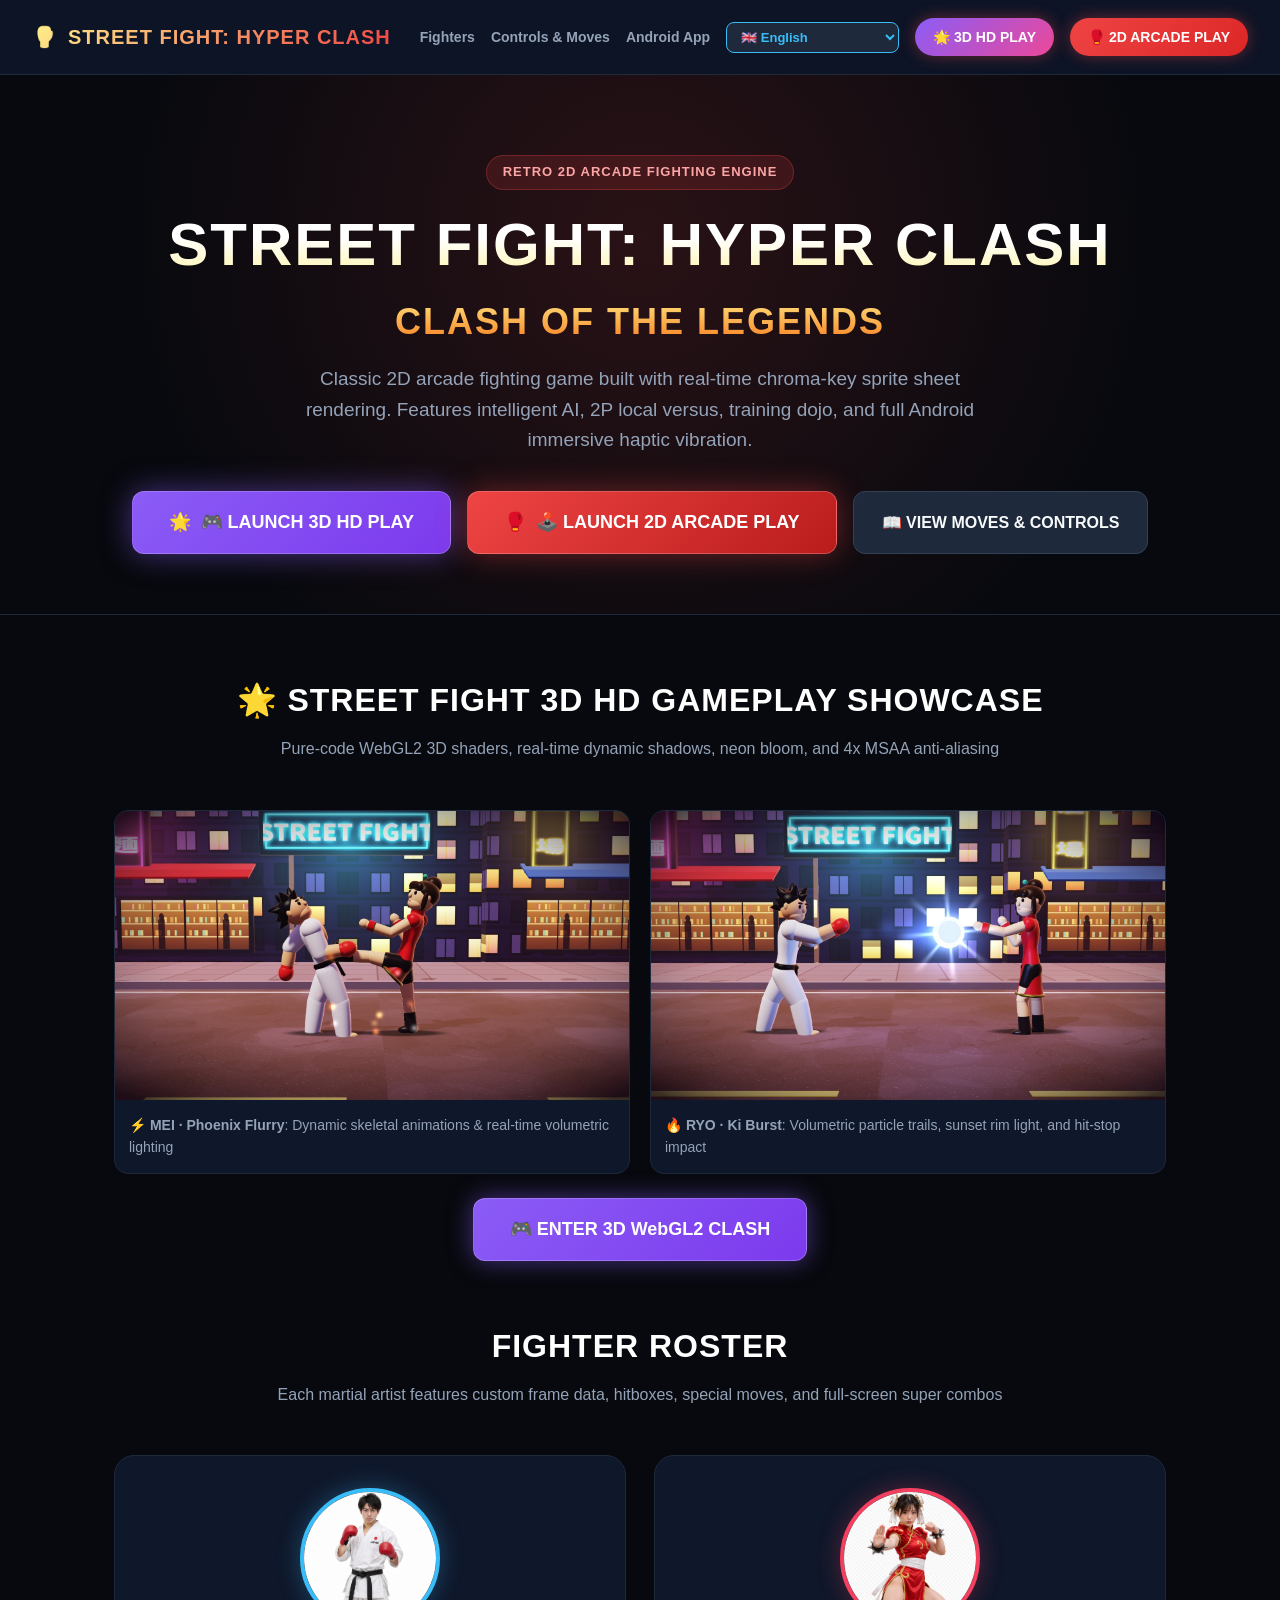
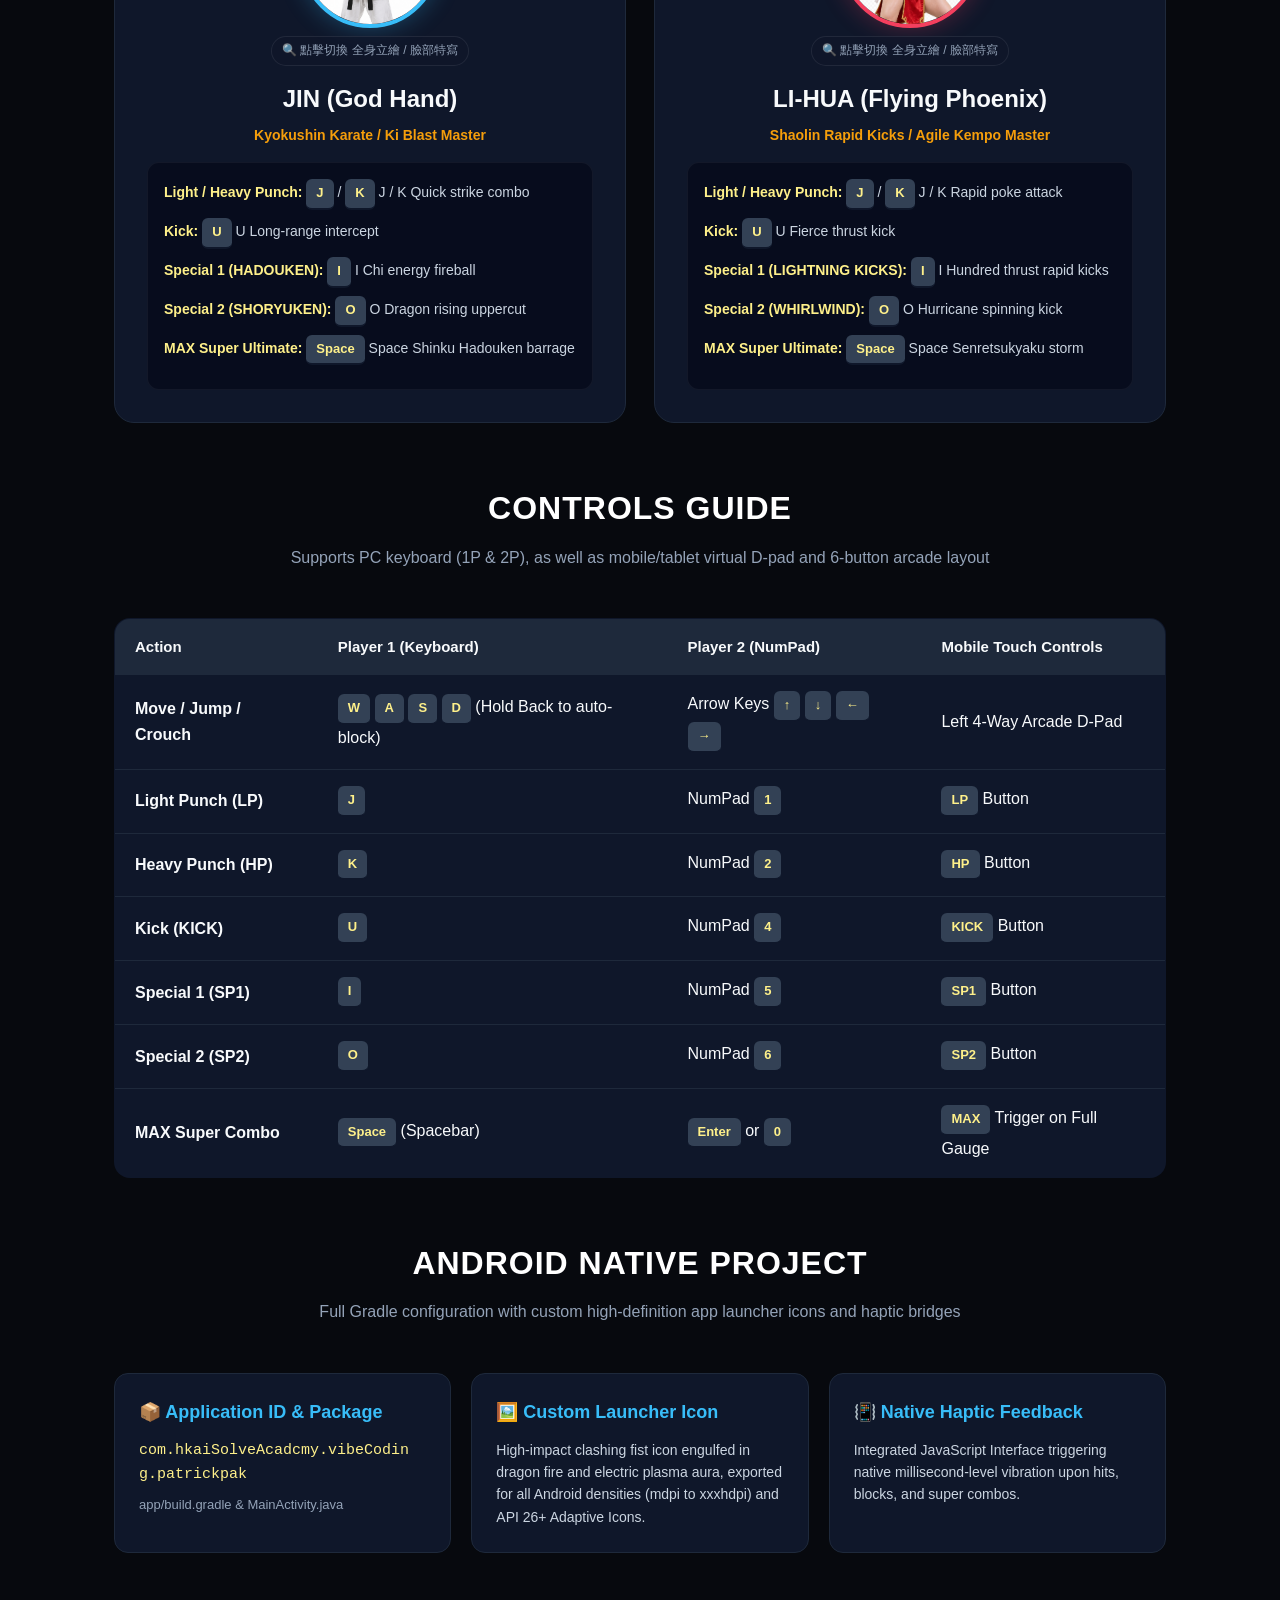
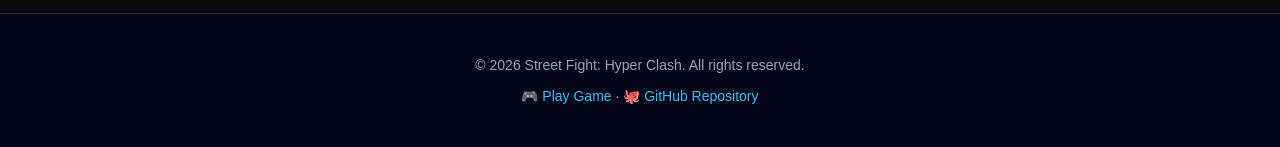
<file: index.html>
<!DOCTYPE html>
<html lang="zh-HK">
<head>
    <meta charset="UTF-8">
    <meta name="viewport" content="width=device-width, initial-scale=1.0">
    <meta name="theme-color" content="#090d16">
    <title>Street Fight: Hyper Clash | 街頭對決·霸王再現 - 官方說明網站 Docs</title>
    <style>
        :root {
            --bg-dark: #07090e;
            --card-bg: #0f172a;
            --primary: #ef4444;
            --primary-glow: rgba(239, 68, 68, 0.4);
            --gold: #f59e0b;
            --cyan: #38bdf8;
            --text-main: #f8fafc;
            --text-muted: #94a3b8;
            --border-color: #1e293b;
        }

        * {
            margin: 0;
            padding: 0;
            box-sizing: border-box;
            font-family: -apple-system, BlinkMacSystemFont, "Segoe UI", Roboto, "Noto Sans TC", "PingFang TC", sans-serif;
        }

        body {
            background-color: var(--bg-dark);
            color: var(--text-main);
            line-height: 1.6;
            overflow-x: hidden;
        }

        /* Top Navigation */
        .navbar {
            display: flex;
            justify-content: space-between;
            align-items: center;
            padding: 18px 32px;
            background: rgba(15, 23, 42, 0.9);
            backdrop-filter: blur(12px);
            position: sticky;
            top: 0;
            z-index: 100;
            border-bottom: 1px solid var(--border-color);
        }

        .nav-logo {
            font-size: 20px;
            font-weight: 900;
            letter-spacing: 1px;
            background: linear-gradient(135deg, #fef08a, #ef4444);
            -webkit-background-clip: text;
            -webkit-text-fill-color: transparent;
            text-decoration: none;
            display: flex;
            align-items: center;
            gap: 10px;
        }

        .nav-links {
            display: flex;
            gap: 16px;
            align-items: center;
        }

        .nav-links a {
            color: var(--text-muted);
            text-decoration: none;
            font-size: 14px;
            font-weight: 600;
            transition: color 0.2s;
        }

        .nav-links a:hover {
            color: #fff;
        }

        .lang-picker {
            background: #1e293b;
            color: #38bdf8;
            border: 1px solid #38bdf8;
            border-radius: 8px;
            padding: 6px 10px;
            font-size: 13px;
            font-weight: 700;
            outline: none;
            cursor: pointer;
        }

        .btn-play-nav {
            background: linear-gradient(135deg, #ef4444, #dc2626);
            color: #fff !important;
            padding: 8px 18px;
            border-radius: 999px;
            font-weight: 700 !important;
            box-shadow: 0 0 15px var(--primary-glow);
            transition: transform 0.2s, box-shadow 0.2s !important;
        }

        .btn-play-nav:hover {
            transform: scale(1.05);
            box-shadow: 0 0 25px rgba(239, 68, 68, 0.7);
        }

        /* Hero Section */
        .hero {
            position: relative;
            padding: 80px 24px 60px;
            text-align: center;
            background: radial-gradient(circle at 50% 30%, rgba(239, 68, 68, 0.15) 0%, rgba(7, 9, 14, 0.95) 70%);
            border-bottom: 1px solid var(--border-color);
        }

        .hero-badge {
            display: inline-block;
            padding: 6px 16px;
            background: rgba(239, 68, 68, 0.15);
            border: 1px solid rgba(239, 68, 68, 0.3);
            border-radius: 999px;
            color: #fca5a5;
            font-size: 13px;
            font-weight: 700;
            letter-spacing: 1px;
            margin-bottom: 20px;
        }

        .hero h1 {
            font-size: clamp(34px, 5.5vw, 60px);
            font-weight: 900;
            line-height: 1.15;
            letter-spacing: 2px;
            text-transform: uppercase;
            background: linear-gradient(180deg, #ffffff 20%, #fef08a 60%, #f97316 100%);
            -webkit-background-clip: text;
            -webkit-text-fill-color: transparent;
            margin-bottom: 16px;
        }

        .hero p {
            max-width: 680px;
            margin: 0 auto 36px;
            color: var(--text-muted);
            font-size: clamp(16px, 2vw, 19px);
        }

        .hero-actions {
            display: flex;
            justify-content: center;
            gap: 16px;
            flex-wrap: wrap;
        }

        .btn-cta-main {
            display: inline-flex;
            align-items: center;
            gap: 10px;
            padding: 16px 36px;
            font-size: 18px;
            font-weight: 900;
            color: #fff;
            background: linear-gradient(135deg, #ef4444, #b91c1c);
            border-radius: 12px;
            text-decoration: none;
            box-shadow: 0 0 30px var(--primary-glow);
            transition: all 0.25s ease;
            border: 1px solid rgba(255, 255, 255, 0.2);
        }

        .btn-cta-main:hover {
            transform: translateY(-2px) scale(1.03);
            box-shadow: 0 0 45px rgba(239, 68, 68, 0.7);
        }

        .btn-cta-sub {
            display: inline-flex;
            align-items: center;
            gap: 8px;
            padding: 16px 28px;
            font-size: 16px;
            font-weight: 700;
            color: var(--text-main);
            background: #1e293b;
            border-radius: 12px;
            text-decoration: none;
            border: 1px solid #334155;
            transition: all 0.2s ease;
        }

        .btn-cta-sub:hover {
            background: #334155;
            color: #fff;
        }

        /* Container & Sections */
        .container {
            max-width: 1100px;
            margin: 0 auto;
            padding: 60px 24px;
        }

        .section-title {
            text-align: center;
            margin-bottom: 48px;
        }

        .section-title h2 {
            font-size: 32px;
            font-weight: 900;
            letter-spacing: 1px;
            margin-bottom: 10px;
            color: #fff;
        }

        .section-title p {
            color: var(--text-muted);
            font-size: 16px;
        }

        /* Character Cards */
        .fighters-grid {
            display: grid;
            grid-template-columns: repeat(auto-fit, minmax(320px, 1fr));
            gap: 28px;
            margin-bottom: 60px;
        }

        .fighter-card {
            background: var(--card-bg);
            border: 1px solid var(--border-color);
            border-radius: 20px;
            padding: 32px;
            display: flex;
            flex-direction: column;
            align-items: center;
            text-align: center;
            position: relative;
            overflow: hidden;
            transition: transform 0.3s, border-color 0.3s;
        }

        .fighter-card:hover {
            transform: translateY(-5px);
            border-color: rgba(239, 68, 68, 0.5);
        }

        .fighter-avatar {
            width: 140px;
            height: 140px;
            border-radius: 50%;
            border: 4px solid #334155;
            box-shadow: 0 0 20px rgba(0,0,0,0.5);
            margin-bottom: 8px;
            object-fit: cover;
            object-position: top center;
            background: #020617;
            cursor: pointer;
            transition: all 0.3s cubic-bezier(0.4, 0, 0.2, 1);
        }

        .fighter-avatar:hover {
            transform: scale(1.05);
        }

        .fighter-avatar.full-body {
            width: 180px;
            height: 240px;
            border-radius: 16px;
            object-fit: contain;
            object-position: center bottom;
            background: radial-gradient(circle, rgba(56, 189, 248, 0.15) 0%, rgba(2, 6, 23, 0.9) 70%);
        }

        .fighter-card.jin .fighter-avatar {
            border-color: #38bdf8;
            box-shadow: 0 0 25px rgba(56, 189, 248, 0.3);
        }

        .fighter-card.lihua .fighter-avatar {
            border-color: #f43f5e;
            box-shadow: 0 0 25px rgba(244, 63, 94, 0.3);
        }

        .avatar-toggle-hint {
            font-size: 12px;
            color: #94a3b8;
            margin-bottom: 14px;
            cursor: pointer;
            user-select: none;
            padding: 4px 10px;
            border-radius: 999px;
            background: rgba(15, 23, 42, 0.6);
            border: 1px solid rgba(255, 255, 255, 0.08);
            transition: all 0.2s;
        }

        .avatar-toggle-hint:hover {
            color: #fef08a;
            border-color: #fef08a;
        }

        .fighter-name {
            font-size: 24px;
            font-weight: 900;
            margin-bottom: 6px;
        }

        .fighter-tag {
            font-size: 14px;
            color: var(--gold);
            font-weight: 700;
            margin-bottom: 16px;
        }

        .moves-box {
            width: 100%;
            background: rgba(2, 6, 23, 0.6);
            border-radius: 12px;
            padding: 16px;
            text-align: left;
            font-size: 14px;
            border: 1px solid rgba(255, 255, 255, 0.05);
        }

        .moves-box div {
            margin-bottom: 8px;
            color: #cbd5e1;
        }

        .moves-box strong {
            color: #fef08a;
        }

        /* Controls Section */
        .controls-table {
            width: 100%;
            border-collapse: collapse;
            background: var(--card-bg);
            border-radius: 16px;
            overflow: hidden;
            border: 1px solid var(--border-color);
            margin-bottom: 40px;
        }

        .controls-table th, .controls-table td {
            padding: 16px 20px;
            text-align: left;
        }

        .controls-table th {
            background: #1e293b;
            color: #f8fafc;
            font-size: 15px;
            font-weight: 800;
        }

        .controls-table tr:not(:last-child) td {
            border-bottom: 1px solid var(--border-color);
        }

        .key-badge {
            display: inline-block;
            padding: 4px 10px;
            background: #334155;
            border-radius: 6px;
            border-bottom: 2px solid #0f172a;
            color: #fef08a;
            font-weight: 800;
            font-size: 13px;
        }

        /* App Info & Links */
        .info-grid {
            display: grid;
            grid-template-columns: repeat(auto-fit, minmax(280px, 1fr));
            gap: 20px;
            margin-top: 40px;
        }

        .info-card {
            background: var(--card-bg);
            border: 1px solid var(--border-color);
            border-radius: 14px;
            padding: 24px;
        }

        .info-card h3 {
            font-size: 18px;
            font-weight: 800;
            margin-bottom: 12px;
            color: var(--cyan);
            display: flex;
            align-items: center;
            gap: 8px;
        }

        /* Footer */
        footer {
            border-top: 1px solid var(--border-color);
            padding: 40px 24px;
            text-align: center;
            color: var(--text-muted);
            font-size: 14px;
            background: #020617;
        }

        footer a {
            color: var(--cyan);
            text-decoration: none;
        }
    </style>
</head>
<body>

    <!-- TOP NAVIGATION -->
    <header class="navbar">
        <a href="./" class="nav-logo">
            <span>🥊</span> STREET FIGHT: HYPER CLASH
        </a>
        <nav class="nav-links">
            <a href="#fighters" data-i18n="navFighters">格鬥家</a>
            <a href="#controls" data-i18n="navControls">招式按鍵</a>
            <a href="#android" data-i18n="navAndroid">Android App</a>
            
            <select id="docsLangSelect" class="lang-picker" onchange="setDocsLanguage(this.value)">
                <option value="en">🇬🇧 English</option>
                <option value="zh-Hant" selected>🇹🇼/🇭🇰 繁體中文</option>
                <option value="zh-Hans">🇨🇳 简体中文</option>
                <option value="ja">🇯🇵 日本語</option>
                <option value="ko">🇰🇷 한국어</option>
                <option value="th">🇹🇭 ไทย</option>
                <option value="vi">🇻🇳 Tiếng Việt</option>
                <option value="id">🇮🇩 Bahasa Indonesia</option>
                <option value="ms">🇲🇾 Bahasa Melayu</option>
                <option value="fil">🇵🇭 Filipino</option>
                <option value="hi">🇮🇳 हिन्दी</option>
            </select>

            <a href="play/" class="btn-play-nav" style="background: linear-gradient(135deg, #8b5cf6, #ec4899);" data-i18n="navBtn3d">🌟 3D版 PLAY</a>
            <a href="play2d/" class="btn-play-nav" data-i18n="navBtn2d">🥊 2D版 PLAY</a>
        </nav>
    </header>

    <!-- HERO HEADER -->
    <section class="hero">
        <div class="hero-badge" data-i18n="badge">RETRO 2D ARCADE FIGHTING ENGINE</div>
        <h1><span data-i18n="heroTitle">STREET FIGHT: HYPER CLASH</span><br><span style="font-size: 60%; color: #f87171;" data-i18n="heroSub">街頭對決 · 霸王再現</span></h1>
        <p data-i18n="heroDesc">基於精靈圖動態去背渲染技術打造的極限街機格鬥！支援單人街機 AI、雙人同屏對決、道場練習模式與 Android 原生沉浸式震動。</p>
        <div class="hero-actions">
            <a href="play/" class="btn-cta-main" style="background: linear-gradient(135deg, #8b5cf6, #7c3aed); box-shadow: 0 0 30px rgba(139, 92, 246, 0.5);" data-i18n="heroBtn3d">
                <span>🌟</span>
                <span>🎮 啟動 3D 高畫質版 PLAY 3D HD</span>
            </a>
            <a href="play2d/" class="btn-cta-main" style="background: linear-gradient(135deg, #ef4444, #b91c1c);" data-i18n="heroBtn2d">
                <span>🥊</span>
                <span>🕹️ 啟動 2D 復古街機版 PLAY 2D ARCADE</span>
            </a>
            <a href="#controls" class="btn-cta-sub" data-i18n="btnHeroManual">
                <span>📖</span>
                <span>查閱招式表 & 操作指南</span>
            </a>
        </div>
    </section>

    <!-- MAIN CONTENT -->
    <main class="container">

                <!-- 3D VERSION SHOWCASE -->
        <section id="version3d" style="margin-bottom: 60px;">
            <div class="section-title">
                <h2 data-i18n="v3dHeading">🌟 3D 高畫質版實機畫面 (STREET FIGHT 3D HD)</h2>
                <p data-i18n="v3dSub">純程式碼演算 3D 著色器模型、即時陰影、霓虹光影與 4x MSAA 抗鋸齒</p>
            </div>
            <div style="display: grid; grid-template-columns: repeat(auto-fit, minmax(320px, 1fr)); gap: 20px;">
                <div style="border-radius: 14px; overflow: hidden; border: 1px solid var(--border-color); background: var(--card-bg);">
                    <img src="assets/img/3d-phoenix.jpg" alt="3D Phoenix Kick" style="width: 100%; height: auto; display: block;">
                    <div style="padding: 14px; font-size: 14px; color: var(--text-muted);" data-i18n="v3dCap1">
                        ⚡ <strong>MEI (美玲) · 鳳凰連腳</strong>：3D 骨架動作變換與即時動態光影
                    </div>
                </div>
                <div style="border-radius: 14px; overflow: hidden; border: 1px solid var(--border-color); background: var(--card-bg);">
                    <img src="assets/img/3d-kiblast.jpg" alt="3D Ki Blast" style="width: 100%; height: auto; display: block;">
                    <div style="padding: 14px; font-size: 14px; color: var(--text-muted);" data-i18n="v3dCap2">
                        🔥 <strong>RYO (龍) · 氣功彈</strong>：立體粒子軌跡、夕陽輪廓光與打擊停頓
                    </div>
                </div>
            </div>
            <div style="text-align: center; margin-top: 24px;">
                <a href="play/" class="btn-cta-main" style="background: linear-gradient(135deg, #8b5cf6, #7c3aed); box-shadow: 0 0 25px rgba(139, 92, 246, 0.5);" data-i18n="v3dBtn">
                    <span>🎮 進入 3D WebGL2 激鬥</span>
                </a>
            </div>
        </section>

        <!-- FIGHTERS SECTION -->
        <section id="fighters" style="margin-bottom: 60px;">
            <div class="section-title">
                <h2 data-i18n="fightersHeading">格鬥家陣容 (FIGHTERS)</h2>
                <p data-i18n="fightersSub">每位角色擁有專屬動作幀數、獨立打擊判定與全螢幕超必殺技</p>
            </div>

            <div class="fighters-grid">
                <!-- JIN -->
                <div class="fighter-card jin">
                    <img src="assets/portrait_jin.png" alt="Jin Avatar" class="fighter-avatar" onclick="this.classList.toggle('full-body')">
                    <div class="avatar-toggle-hint" onclick="this.previousElementSibling.classList.toggle('full-body')" data-i18n="avatarToggleHint">🔍 點擊切換 全身立繪 / 臉部特寫</div>
                    <div class="fighter-name" data-i18n="jinTitle">JIN (神拳·晉)</div>
                    <div class="fighter-tag" data-i18n="jinTag">極限流剛猛空手道 / 氣功大師</div>
                    <div class="moves-box">
                        <div><strong data-i18n="jinPunches">輕拳 / 重拳：</strong> <span class="key-badge">J</span> / <span class="key-badge">K</span> <span data-i18n="jinPunchesDesc">快攻突刺</span></div>
                        <div><strong data-i18n="jinKick">踢擊：</strong> <span class="key-badge">U</span> <span data-i18n="jinKickDesc">遠程截擊</span></div>
                        <div><strong data-i18n="jinSp1">必殺技 1 (HADOUKEN)：</strong> <span class="key-badge">I</span> <span data-i18n="jinSp1Desc">波動氣功</span></div>
                        <div><strong data-i18n="jinSp2">必殺技 2 (SHORYUKEN)：</strong> <span class="key-badge">O</span> <span data-i18n="jinSp2Desc">霸王昇龍拳</span></div>
                        <div><strong data-i18n="jinSuper">終極超必殺：</strong> <span class="key-badge">Space</span> <span data-i18n="jinSuperDesc">真空波動拳連打</span></div>
                    </div>
                </div>

                <!-- LI-HUA -->
                <div class="fighter-card lihua">
                    <img src="assets/portrait_lihua.png" alt="Li-Hua Avatar" class="fighter-avatar" onclick="this.classList.toggle('full-body')">
                    <div class="avatar-toggle-hint" onclick="this.previousElementSibling.classList.toggle('full-body')" data-i18n="avatarToggleHint">🔍 點擊切換 全身立繪 / 臉部特寫</div>
                    <div class="fighter-name" data-i18n="liTitle">LI-HUA (飛鳳·麗華)</div>
                    <div class="fighter-tag" data-i18n="liTag">少林百裂腿法 / 迅捷格鬥宗師</div>
                    <div class="moves-box">
                        <div><strong data-i18n="liPunches">輕拳 / 重拳：</strong> <span class="key-badge">J</span> / <span class="key-badge">K</span> <span data-i18n="liPunchesDesc">快速牽制</span></div>
                        <div><strong data-i18n="liKick">連環踢：</strong> <span class="key-badge">U</span> <span data-i18n="liKickDesc">剛猛強踢</span></div>
                        <div><strong data-i18n="liSp1">必殺技 1 (LIGHTNING KICKS)：</strong> <span class="key-badge">I</span> <span data-i18n="liSp1Desc">百裂穿雲腳</span></div>
                        <div><strong data-i18n="liSp2">必殺技 2 (WHIRLWIND)：</strong> <span class="key-badge">O</span> <span data-i18n="liSp2Desc">旋風無影腿</span></div>
                        <div><strong data-i18n="liSuper">終極超必殺：</strong> <span class="key-badge">Space</span> <span data-i18n="liSuperDesc">千裂烈風霸奧義</span></div>
                    </div>
                </div>
            </div>
        </section>

        <!-- CONTROLS SECTION -->
        <section id="controls" style="margin-bottom: 60px;">
            <div class="section-title">
                <h2 data-i18n="controlsHeading">操作指南 (CONTROLS GUIDE)</h2>
                <p data-i18n="controlsSub">支援電腦鍵盤單人/雙人操作、手機與平板觸控十字鍵</p>
            </div>

            <table class="controls-table">
                <thead>
                    <tr>
                        <th data-i18n="thAction">動作類型</th>
                        <th data-i18n="thP1">Player 1 (電腦鍵盤)</th>
                        <th data-i18n="thP2">Player 2 (雙人模式小鍵盤)</th>
                        <th data-i18n="thMobile">手機 / 觸控介面</th>
                    </tr>
                </thead>
                                <tbody>
                    <tr>
                        <td><strong data-i18n="rowMove">移動 / 跳躍 / 蹲下</strong></td>
                        <td data-i18n="cellMoveP1"><span class="key-badge">W</span> <span class="key-badge">A</span> <span class="key-badge">S</span> <span class="key-badge">D</span> (向後走自動防禦)</td>
                        <td data-i18n="cellMoveP2">方向鍵 <span class="key-badge">↑</span> <span class="key-badge">↓</span> <span class="key-badge">←</span> <span class="key-badge">→</span></td>
                        <td data-i18n="cellMoveMobile">左側街機 4 方向十字鍵</td>
                    </tr>
                    <tr>
                        <td><strong data-i18n="rowLP">輕拳 (Light Punch)</strong></td>
                        <td><span class="key-badge">J</span></td>
                        <td data-i18n="cellLpP2">數字鍵 <span class="key-badge">1</span></td>
                        <td data-i18n="cellLpMobile"><span class="key-badge">LP</span> 按鈕</td>
                    </tr>
                    <tr>
                        <td><strong data-i18n="rowHP">重拳 (Heavy Punch)</strong></td>
                        <td><span class="key-badge">K</span></td>
                        <td data-i18n="cellHpP2">數字鍵 <span class="key-badge">2</span></td>
                        <td data-i18n="cellHpMobile"><span class="key-badge">HP</span> 按鈕</td>
                    </tr>
                    <tr>
                        <td><strong data-i18n="rowKick">踢擊 (Kick)</strong></td>
                        <td><span class="key-badge">U</span></td>
                        <td data-i18n="cellKickP2">數字鍵 <span class="key-badge">4</span></td>
                        <td data-i18n="cellKickMobile"><span class="key-badge">KICK</span> 按鈕</td>
                    </tr>
                    <tr>
                        <td><strong data-i18n="rowSp1">必殺技 1 (Special 1)</strong></td>
                        <td><span class="key-badge">I</span></td>
                        <td data-i18n="cellSp1P2">數字鍵 <span class="key-badge">5</span></td>
                        <td data-i18n="cellSp1Mobile"><span class="key-badge">SP1</span> 按鈕</td>
                    </tr>
                    <tr>
                        <td><strong data-i18n="rowSp2">必殺技 2 (Special 2)</strong></td>
                        <td><span class="key-badge">O</span></td>
                        <td data-i18n="cellSp2P2">數字鍵 <span class="key-badge">6</span></td>
                        <td data-i18n="cellSp2Mobile"><span class="key-badge">SP2</span> 按鈕</td>
                    </tr>
                    <tr>
                        <td><strong data-i18n="rowSuper">超必殺奧義 (MAX SUPER)</strong></td>
                        <td data-i18n="cellSuperP1"><span class="key-badge">Space</span> (空白鍵)</td>
                        <td data-i18n="cellSuperP2"><span class="key-badge">Enter</span> 或 <span class="key-badge">0</span></td>
                        <td data-i18n="cellSuperMobile"><span class="key-badge">MAX</span> 能量滿格發動</td>
                    </tr>
                </tbody>
            </table>
        </section>

        <!-- ANDROID APP SECTION -->
        <section id="android">
            <div class="section-title">
                <h2 data-i18n="androidHeading">ANDROID 原生專案資訊</h2>
                <p data-i18n="androidSub">具備完整 Gradle 建置配置與高畫質專屬圖示</p>
            </div>

            <div class="info-grid">
                <div class="info-card">
                    <h3 data-i18n="appIdTitle">📦 Application ID & Package</h3>
                    <p style="font-family: monospace; font-size: 15px; color: #fef08a; word-break: break-all; margin-top: 8px;">
                        com.hkaiSolveAcadcmy.vibeCoding.patrickpak
                    </p>
                    <p style="color: var(--text-muted); font-size: 13px; margin-top: 8px;">
                        app/build.gradle & MainActivity.java
                    </p>
                </div>

                <div class="info-card">
                    <h3 data-i18n="appIconTitle">🖼️ 應用程式專屬圖示 (App Icon)</h3>
                    <p data-i18n="appIconDesc" style="color: #cbd5e1; font-size: 14px; margin-top: 6px;">
                        配備烈焰與蒼藍雷芒的「格鬥戰拳」圖示，已完整生成適配全系列 Android 機型 (mdpi 至 xxxhdpi 及 Android 8.0+ Adaptive Icons)。
                    </p>
                </div>

                <div class="info-card">
                    <h3 data-i18n="hapticTitle">📳 原生硬體橋接 (Haptics)</h3>
                    <p data-i18n="hapticDesc" style="color: #cbd5e1; font-size: 14px; margin-top: 6px;">
                        內建 JavaScript Interface，打擊擊中、重擊反彈與超必殺釋放均觸發 Android 原生毫秒級震動反饋。
                    </p>
                </div>
            </div>
        </section>

    </main>

    <!-- FOOTER -->
    <footer>
        <p data-i18n="footerText">© 2026 <strong>Street Fight: Hyper Clash</strong>. 街頭對決·霸王再現.</p>
        <p style="margin-top: 8px;">
            <a href="play/" data-i18n="footerPlay">🎮 進入瀏覽器遊玩</a> · 
            <a href="https://github.com/pppp20250712/street-fight" target="_blank" data-i18n="footerGithub">🐙 GitHub 專案倉庫</a>
        </p>
    </footer>

    <script src="assets/js/docs_i18n.js?v=docs_20261117_03"></script>
</body>
</html>
</file>
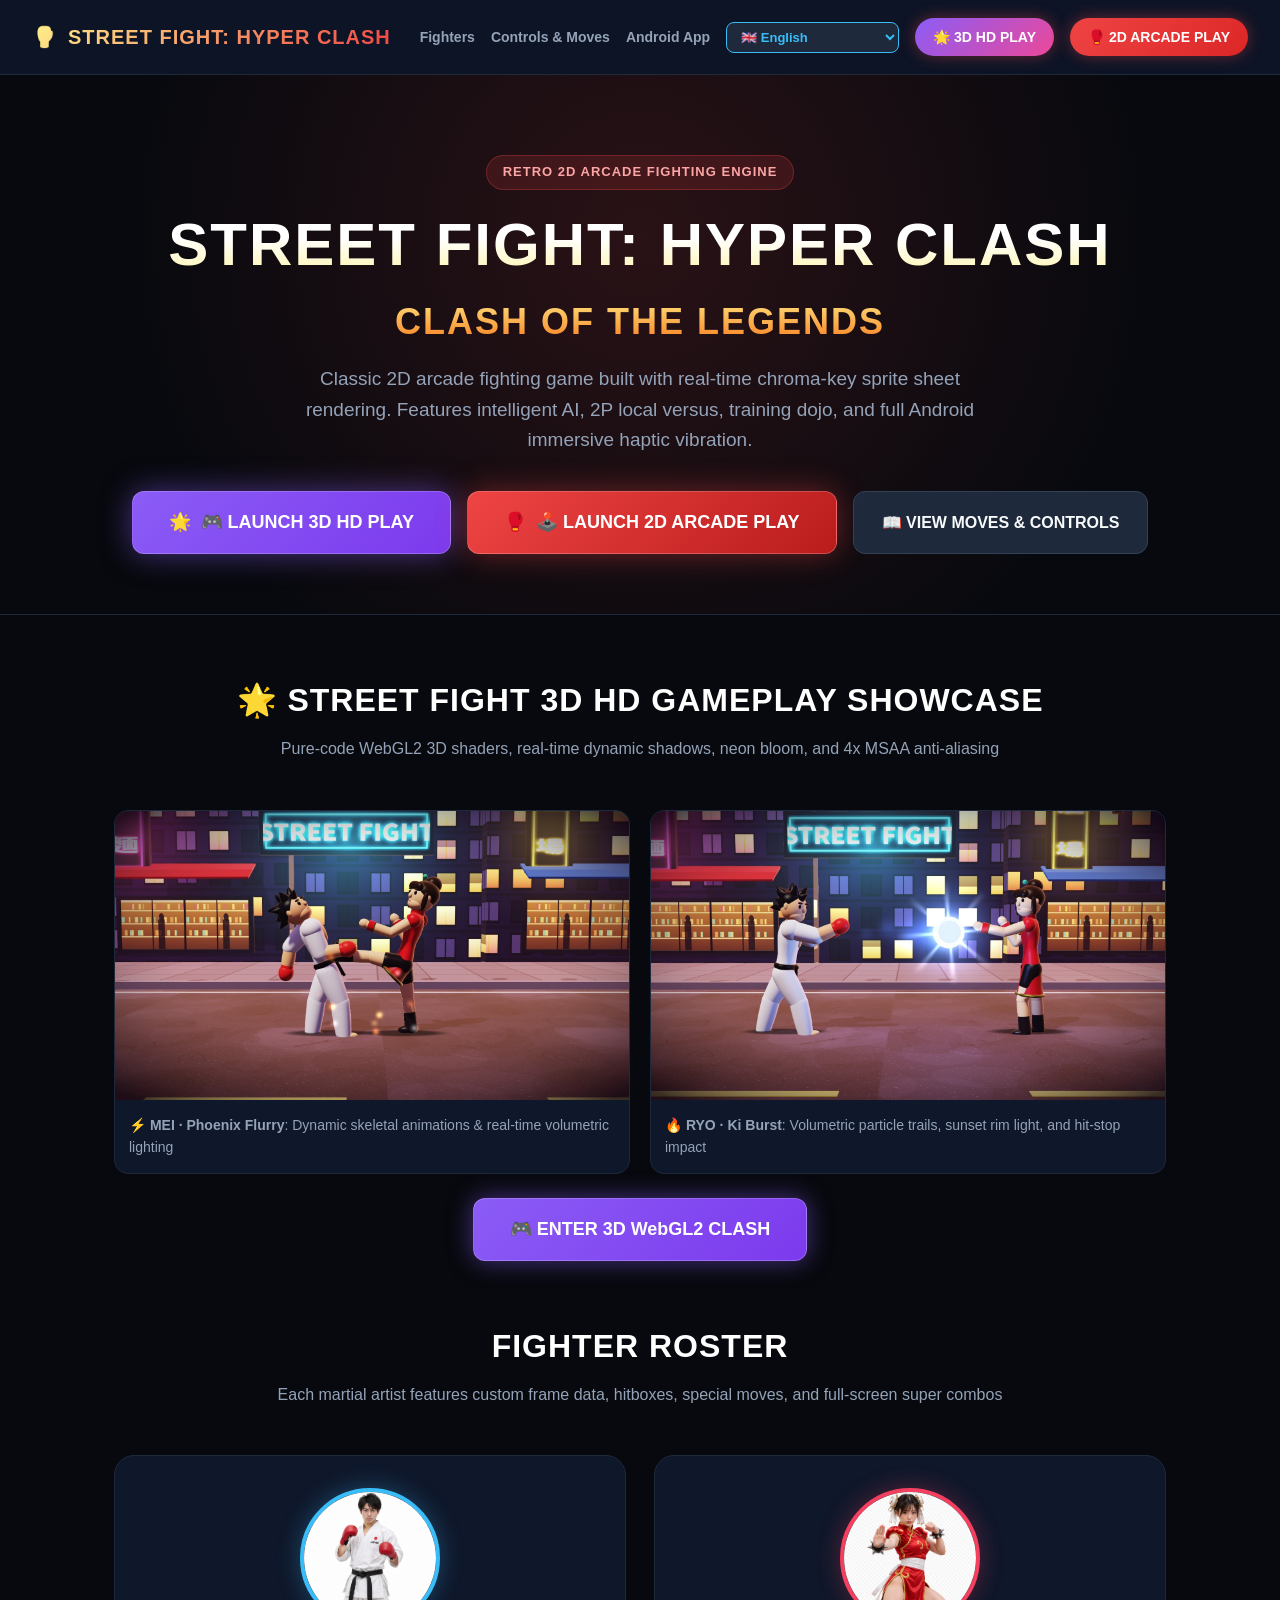
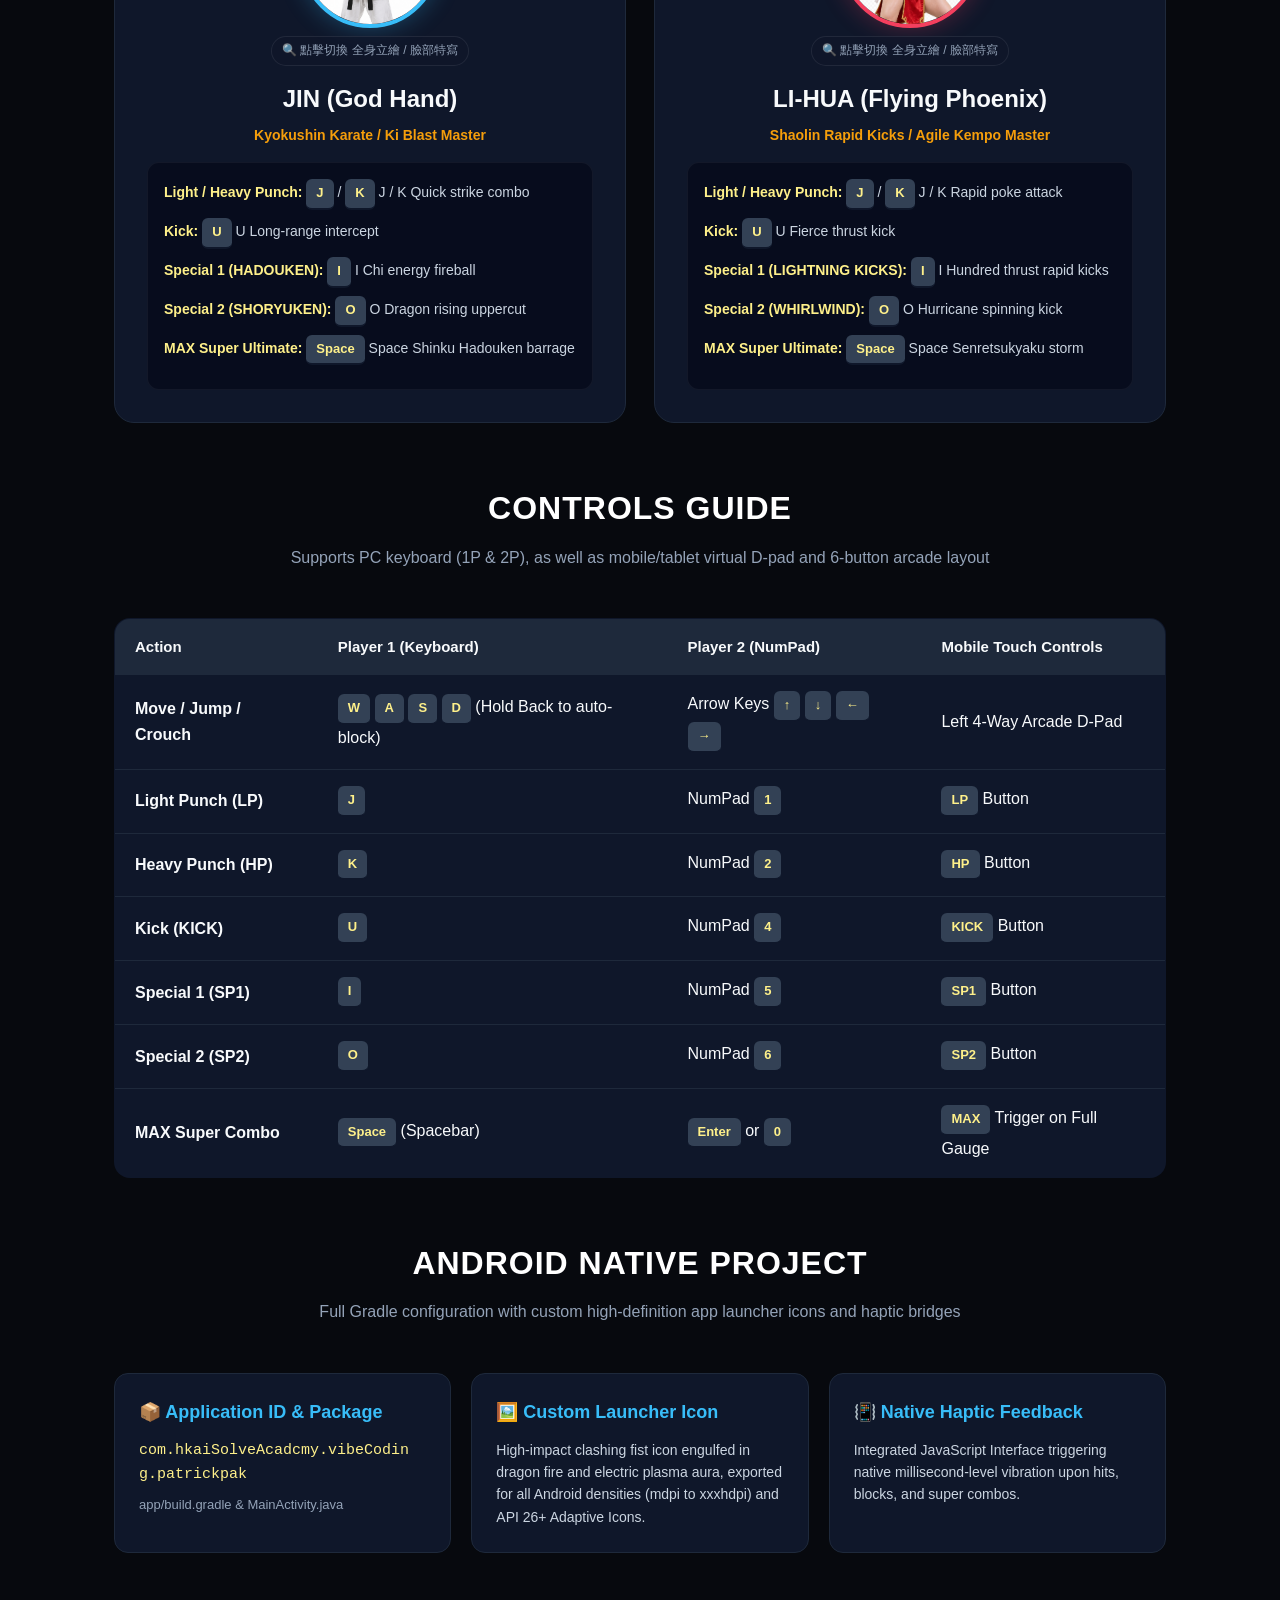
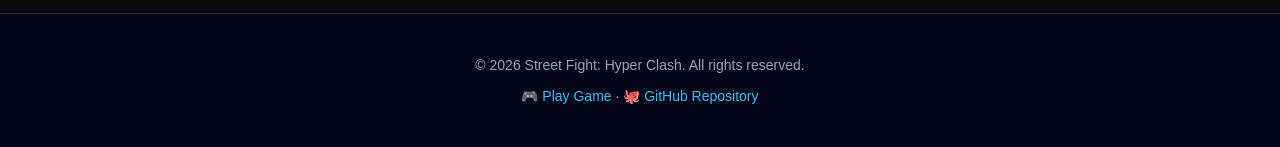
<file: docs/index.html>
<!DOCTYPE html>
<html lang="zh-HK">
<head>
    <meta charset="UTF-8">
    <meta name="viewport" content="width=device-width, initial-scale=1.0">
    <meta name="theme-color" content="#090d16">
    <title>Street Fight: Hyper Clash | 街頭對決·霸王再現 - 官方說明網站 Docs</title>
    <style>
        :root {
            --bg-dark: #07090e;
            --card-bg: #0f172a;
            --primary: #ef4444;
            --primary-glow: rgba(239, 68, 68, 0.4);
            --gold: #f59e0b;
            --cyan: #38bdf8;
            --text-main: #f8fafc;
            --text-muted: #94a3b8;
            --border-color: #1e293b;
        }

        * {
            margin: 0;
            padding: 0;
            box-sizing: border-box;
            font-family: -apple-system, BlinkMacSystemFont, "Segoe UI", Roboto, "Noto Sans TC", "PingFang TC", sans-serif;
        }

        body {
            background-color: var(--bg-dark);
            color: var(--text-main);
            line-height: 1.6;
            overflow-x: hidden;
        }

        /* Top Navigation */
        .navbar {
            display: flex;
            justify-content: space-between;
            align-items: center;
            padding: 18px 32px;
            background: rgba(15, 23, 42, 0.9);
            backdrop-filter: blur(12px);
            position: sticky;
            top: 0;
            z-index: 100;
            border-bottom: 1px solid var(--border-color);
        }

        .nav-logo {
            font-size: 20px;
            font-weight: 900;
            letter-spacing: 1px;
            background: linear-gradient(135deg, #fef08a, #ef4444);
            -webkit-background-clip: text;
            -webkit-text-fill-color: transparent;
            text-decoration: none;
            display: flex;
            align-items: center;
            gap: 10px;
        }

        .nav-links {
            display: flex;
            gap: 16px;
            align-items: center;
        }

        .nav-links a {
            color: var(--text-muted);
            text-decoration: none;
            font-size: 14px;
            font-weight: 600;
            transition: color 0.2s;
        }

        .nav-links a:hover {
            color: #fff;
        }

        .lang-picker {
            background: #1e293b;
            color: #38bdf8;
            border: 1px solid #38bdf8;
            border-radius: 8px;
            padding: 6px 10px;
            font-size: 13px;
            font-weight: 700;
            outline: none;
            cursor: pointer;
        }

        .btn-play-nav {
            background: linear-gradient(135deg, #ef4444, #dc2626);
            color: #fff !important;
            padding: 8px 18px;
            border-radius: 999px;
            font-weight: 700 !important;
            box-shadow: 0 0 15px var(--primary-glow);
            transition: transform 0.2s, box-shadow 0.2s !important;
        }

        .btn-play-nav:hover {
            transform: scale(1.05);
            box-shadow: 0 0 25px rgba(239, 68, 68, 0.7);
        }

        /* Hero Section */
        .hero {
            position: relative;
            padding: 80px 24px 60px;
            text-align: center;
            background: radial-gradient(circle at 50% 30%, rgba(239, 68, 68, 0.15) 0%, rgba(7, 9, 14, 0.95) 70%);
            border-bottom: 1px solid var(--border-color);
        }

        .hero-badge {
            display: inline-block;
            padding: 6px 16px;
            background: rgba(239, 68, 68, 0.15);
            border: 1px solid rgba(239, 68, 68, 0.3);
            border-radius: 999px;
            color: #fca5a5;
            font-size: 13px;
            font-weight: 700;
            letter-spacing: 1px;
            margin-bottom: 20px;
        }

        .hero h1 {
            font-size: clamp(34px, 5.5vw, 60px);
            font-weight: 900;
            line-height: 1.15;
            letter-spacing: 2px;
            text-transform: uppercase;
            background: linear-gradient(180deg, #ffffff 20%, #fef08a 60%, #f97316 100%);
            -webkit-background-clip: text;
            -webkit-text-fill-color: transparent;
            margin-bottom: 16px;
        }

        .hero p {
            max-width: 680px;
            margin: 0 auto 36px;
            color: var(--text-muted);
            font-size: clamp(16px, 2vw, 19px);
        }

        .hero-actions {
            display: flex;
            justify-content: center;
            gap: 16px;
            flex-wrap: wrap;
        }

        .btn-cta-main {
            display: inline-flex;
            align-items: center;
            gap: 10px;
            padding: 16px 36px;
            font-size: 18px;
            font-weight: 900;
            color: #fff;
            background: linear-gradient(135deg, #ef4444, #b91c1c);
            border-radius: 12px;
            text-decoration: none;
            box-shadow: 0 0 30px var(--primary-glow);
            transition: all 0.25s ease;
            border: 1px solid rgba(255, 255, 255, 0.2);
        }

        .btn-cta-main:hover {
            transform: translateY(-2px) scale(1.03);
            box-shadow: 0 0 45px rgba(239, 68, 68, 0.7);
        }

        .btn-cta-sub {
            display: inline-flex;
            align-items: center;
            gap: 8px;
            padding: 16px 28px;
            font-size: 16px;
            font-weight: 700;
            color: var(--text-main);
            background: #1e293b;
            border-radius: 12px;
            text-decoration: none;
            border: 1px solid #334155;
            transition: all 0.2s ease;
        }

        .btn-cta-sub:hover {
            background: #334155;
            color: #fff;
        }

        /* Container & Sections */
        .container {
            max-width: 1100px;
            margin: 0 auto;
            padding: 60px 24px;
        }

        .section-title {
            text-align: center;
            margin-bottom: 48px;
        }

        .section-title h2 {
            font-size: 32px;
            font-weight: 900;
            letter-spacing: 1px;
            margin-bottom: 10px;
            color: #fff;
        }

        .section-title p {
            color: var(--text-muted);
            font-size: 16px;
        }

        /* Character Cards */
        .fighters-grid {
            display: grid;
            grid-template-columns: repeat(auto-fit, minmax(320px, 1fr));
            gap: 28px;
            margin-bottom: 60px;
        }

        .fighter-card {
            background: var(--card-bg);
            border: 1px solid var(--border-color);
            border-radius: 20px;
            padding: 32px;
            display: flex;
            flex-direction: column;
            align-items: center;
            text-align: center;
            position: relative;
            overflow: hidden;
            transition: transform 0.3s, border-color 0.3s;
        }

        .fighter-card:hover {
            transform: translateY(-5px);
            border-color: rgba(239, 68, 68, 0.5);
        }

        .fighter-avatar {
            width: 140px;
            height: 140px;
            border-radius: 50%;
            border: 4px solid #334155;
            box-shadow: 0 0 20px rgba(0,0,0,0.5);
            margin-bottom: 8px;
            object-fit: cover;
            object-position: top center;
            background: #020617;
            cursor: pointer;
            transition: all 0.3s cubic-bezier(0.4, 0, 0.2, 1);
        }

        .fighter-avatar:hover {
            transform: scale(1.05);
        }

        .fighter-avatar.full-body {
            width: 180px;
            height: 240px;
            border-radius: 16px;
            object-fit: contain;
            object-position: center bottom;
            background: radial-gradient(circle, rgba(56, 189, 248, 0.15) 0%, rgba(2, 6, 23, 0.9) 70%);
        }

        .fighter-card.jin .fighter-avatar {
            border-color: #38bdf8;
            box-shadow: 0 0 25px rgba(56, 189, 248, 0.3);
        }

        .fighter-card.lihua .fighter-avatar {
            border-color: #f43f5e;
            box-shadow: 0 0 25px rgba(244, 63, 94, 0.3);
        }

        .avatar-toggle-hint {
            font-size: 12px;
            color: #94a3b8;
            margin-bottom: 14px;
            cursor: pointer;
            user-select: none;
            padding: 4px 10px;
            border-radius: 999px;
            background: rgba(15, 23, 42, 0.6);
            border: 1px solid rgba(255, 255, 255, 0.08);
            transition: all 0.2s;
        }

        .avatar-toggle-hint:hover {
            color: #fef08a;
            border-color: #fef08a;
        }

        .fighter-name {
            font-size: 24px;
            font-weight: 900;
            margin-bottom: 6px;
        }

        .fighter-tag {
            font-size: 14px;
            color: var(--gold);
            font-weight: 700;
            margin-bottom: 16px;
        }

        .moves-box {
            width: 100%;
            background: rgba(2, 6, 23, 0.6);
            border-radius: 12px;
            padding: 16px;
            text-align: left;
            font-size: 14px;
            border: 1px solid rgba(255, 255, 255, 0.05);
        }

        .moves-box div {
            margin-bottom: 8px;
            color: #cbd5e1;
        }

        .moves-box strong {
            color: #fef08a;
        }

        /* Controls Section */
        .controls-table {
            width: 100%;
            border-collapse: collapse;
            background: var(--card-bg);
            border-radius: 16px;
            overflow: hidden;
            border: 1px solid var(--border-color);
            margin-bottom: 40px;
        }

        .controls-table th, .controls-table td {
            padding: 16px 20px;
            text-align: left;
        }

        .controls-table th {
            background: #1e293b;
            color: #f8fafc;
            font-size: 15px;
            font-weight: 800;
        }

        .controls-table tr:not(:last-child) td {
            border-bottom: 1px solid var(--border-color);
        }

        .key-badge {
            display: inline-block;
            padding: 4px 10px;
            background: #334155;
            border-radius: 6px;
            border-bottom: 2px solid #0f172a;
            color: #fef08a;
            font-weight: 800;
            font-size: 13px;
        }

        /* App Info & Links */
        .info-grid {
            display: grid;
            grid-template-columns: repeat(auto-fit, minmax(280px, 1fr));
            gap: 20px;
            margin-top: 40px;
        }

        .info-card {
            background: var(--card-bg);
            border: 1px solid var(--border-color);
            border-radius: 14px;
            padding: 24px;
        }

        .info-card h3 {
            font-size: 18px;
            font-weight: 800;
            margin-bottom: 12px;
            color: var(--cyan);
            display: flex;
            align-items: center;
            gap: 8px;
        }

        /* Footer */
        footer {
            border-top: 1px solid var(--border-color);
            padding: 40px 24px;
            text-align: center;
            color: var(--text-muted);
            font-size: 14px;
            background: #020617;
        }

        footer a {
            color: var(--cyan);
            text-decoration: none;
        }
    </style>
</head>
<body>

    <!-- TOP NAVIGATION -->
    <header class="navbar">
        <a href="./" class="nav-logo">
            <span>🥊</span> STREET FIGHT: HYPER CLASH
        </a>
        <nav class="nav-links">
            <a href="#fighters" data-i18n="navFighters">格鬥家</a>
            <a href="#controls" data-i18n="navControls">招式按鍵</a>
            <a href="#android" data-i18n="navAndroid">Android App</a>
            
            <select id="docsLangSelect" class="lang-picker" onchange="setDocsLanguage(this.value)">
                <option value="en">🇬🇧 English</option>
                <option value="zh-Hant" selected>🇹🇼/🇭🇰 繁體中文</option>
                <option value="zh-Hans">🇨🇳 简体中文</option>
                <option value="ja">🇯🇵 日本語</option>
                <option value="ko">🇰🇷 한국어</option>
                <option value="th">🇹🇭 ไทย</option>
                <option value="vi">🇻🇳 Tiếng Việt</option>
                <option value="id">🇮🇩 Bahasa Indonesia</option>
                <option value="ms">🇲🇾 Bahasa Melayu</option>
                <option value="fil">🇵🇭 Filipino</option>
                <option value="hi">🇮🇳 हिन्दी</option>
            </select>

            <a href="play/" class="btn-play-nav" style="background: linear-gradient(135deg, #8b5cf6, #ec4899);" data-i18n="navBtn3d">🌟 3D版 PLAY</a>
            <a href="play2d/" class="btn-play-nav" data-i18n="navBtn2d">🥊 2D版 PLAY</a>
        </nav>
    </header>

    <!-- HERO HEADER -->
    <section class="hero">
        <div class="hero-badge" data-i18n="badge">RETRO 2D ARCADE FIGHTING ENGINE</div>
        <h1><span data-i18n="heroTitle">STREET FIGHT: HYPER CLASH</span><br><span style="font-size: 60%; color: #f87171;" data-i18n="heroSub">街頭對決 · 霸王再現</span></h1>
        <p data-i18n="heroDesc">基於精靈圖動態去背渲染技術打造的極限街機格鬥！支援單人街機 AI、雙人同屏對決、道場練習模式與 Android 原生沉浸式震動。</p>
        <div class="hero-actions">
            <a href="play/" class="btn-cta-main" style="background: linear-gradient(135deg, #8b5cf6, #7c3aed); box-shadow: 0 0 30px rgba(139, 92, 246, 0.5);" data-i18n="heroBtn3d">
                <span>🌟</span>
                <span>🎮 啟動 3D 高畫質版 PLAY 3D HD</span>
            </a>
            <a href="play2d/" class="btn-cta-main" style="background: linear-gradient(135deg, #ef4444, #b91c1c);" data-i18n="heroBtn2d">
                <span>🥊</span>
                <span>🕹️ 啟動 2D 復古街機版 PLAY 2D ARCADE</span>
            </a>
            <a href="#controls" class="btn-cta-sub" data-i18n="btnHeroManual">
                <span>📖</span>
                <span>查閱招式表 & 操作指南</span>
            </a>
        </div>
    </section>

    <!-- MAIN CONTENT -->
    <main class="container">

                <!-- 3D VERSION SHOWCASE -->
        <section id="version3d" style="margin-bottom: 60px;">
            <div class="section-title">
                <h2 data-i18n="v3dHeading">🌟 3D 高畫質版實機畫面 (STREET FIGHT 3D HD)</h2>
                <p data-i18n="v3dSub">純程式碼演算 3D 著色器模型、即時陰影、霓虹光影與 4x MSAA 抗鋸齒</p>
            </div>
            <div style="display: grid; grid-template-columns: repeat(auto-fit, minmax(320px, 1fr)); gap: 20px;">
                <div style="border-radius: 14px; overflow: hidden; border: 1px solid var(--border-color); background: var(--card-bg);">
                    <img src="assets/img/3d-phoenix.jpg" alt="3D Phoenix Kick" style="width: 100%; height: auto; display: block;">
                    <div style="padding: 14px; font-size: 14px; color: var(--text-muted);" data-i18n="v3dCap1">
                        ⚡ <strong>MEI (美玲) · 鳳凰連腳</strong>：3D 骨架動作變換與即時動態光影
                    </div>
                </div>
                <div style="border-radius: 14px; overflow: hidden; border: 1px solid var(--border-color); background: var(--card-bg);">
                    <img src="assets/img/3d-kiblast.jpg" alt="3D Ki Blast" style="width: 100%; height: auto; display: block;">
                    <div style="padding: 14px; font-size: 14px; color: var(--text-muted);" data-i18n="v3dCap2">
                        🔥 <strong>RYO (龍) · 氣功彈</strong>：立體粒子軌跡、夕陽輪廓光與打擊停頓
                    </div>
                </div>
            </div>
            <div style="text-align: center; margin-top: 24px;">
                <a href="play/" class="btn-cta-main" style="background: linear-gradient(135deg, #8b5cf6, #7c3aed); box-shadow: 0 0 25px rgba(139, 92, 246, 0.5);" data-i18n="v3dBtn">
                    <span>🎮 進入 3D WebGL2 激鬥</span>
                </a>
            </div>
        </section>

        <!-- FIGHTERS SECTION -->
        <section id="fighters" style="margin-bottom: 60px;">
            <div class="section-title">
                <h2 data-i18n="fightersHeading">格鬥家陣容 (FIGHTERS)</h2>
                <p data-i18n="fightersSub">每位角色擁有專屬動作幀數、獨立打擊判定與全螢幕超必殺技</p>
            </div>

            <div class="fighters-grid">
                <!-- JIN -->
                <div class="fighter-card jin">
                    <img src="assets/portrait_jin.png" alt="Jin Avatar" class="fighter-avatar" onclick="this.classList.toggle('full-body')">
                    <div class="avatar-toggle-hint" onclick="this.previousElementSibling.classList.toggle('full-body')" data-i18n="avatarToggleHint">🔍 點擊切換 全身立繪 / 臉部特寫</div>
                    <div class="fighter-name" data-i18n="jinTitle">JIN (神拳·晉)</div>
                    <div class="fighter-tag" data-i18n="jinTag">極限流剛猛空手道 / 氣功大師</div>
                    <div class="moves-box">
                        <div><strong data-i18n="jinPunches">輕拳 / 重拳：</strong> <span class="key-badge">J</span> / <span class="key-badge">K</span> <span data-i18n="jinPunchesDesc">快攻突刺</span></div>
                        <div><strong data-i18n="jinKick">踢擊：</strong> <span class="key-badge">U</span> <span data-i18n="jinKickDesc">遠程截擊</span></div>
                        <div><strong data-i18n="jinSp1">必殺技 1 (HADOUKEN)：</strong> <span class="key-badge">I</span> <span data-i18n="jinSp1Desc">波動氣功</span></div>
                        <div><strong data-i18n="jinSp2">必殺技 2 (SHORYUKEN)：</strong> <span class="key-badge">O</span> <span data-i18n="jinSp2Desc">霸王昇龍拳</span></div>
                        <div><strong data-i18n="jinSuper">終極超必殺：</strong> <span class="key-badge">Space</span> <span data-i18n="jinSuperDesc">真空波動拳連打</span></div>
                    </div>
                </div>

                <!-- LI-HUA -->
                <div class="fighter-card lihua">
                    <img src="assets/portrait_lihua.png" alt="Li-Hua Avatar" class="fighter-avatar" onclick="this.classList.toggle('full-body')">
                    <div class="avatar-toggle-hint" onclick="this.previousElementSibling.classList.toggle('full-body')" data-i18n="avatarToggleHint">🔍 點擊切換 全身立繪 / 臉部特寫</div>
                    <div class="fighter-name" data-i18n="liTitle">LI-HUA (飛鳳·麗華)</div>
                    <div class="fighter-tag" data-i18n="liTag">少林百裂腿法 / 迅捷格鬥宗師</div>
                    <div class="moves-box">
                        <div><strong data-i18n="liPunches">輕拳 / 重拳：</strong> <span class="key-badge">J</span> / <span class="key-badge">K</span> <span data-i18n="liPunchesDesc">快速牽制</span></div>
                        <div><strong data-i18n="liKick">連環踢：</strong> <span class="key-badge">U</span> <span data-i18n="liKickDesc">剛猛強踢</span></div>
                        <div><strong data-i18n="liSp1">必殺技 1 (LIGHTNING KICKS)：</strong> <span class="key-badge">I</span> <span data-i18n="liSp1Desc">百裂穿雲腳</span></div>
                        <div><strong data-i18n="liSp2">必殺技 2 (WHIRLWIND)：</strong> <span class="key-badge">O</span> <span data-i18n="liSp2Desc">旋風無影腿</span></div>
                        <div><strong data-i18n="liSuper">終極超必殺：</strong> <span class="key-badge">Space</span> <span data-i18n="liSuperDesc">千裂烈風霸奧義</span></div>
                    </div>
                </div>
            </div>
        </section>

        <!-- CONTROLS SECTION -->
        <section id="controls" style="margin-bottom: 60px;">
            <div class="section-title">
                <h2 data-i18n="controlsHeading">操作指南 (CONTROLS GUIDE)</h2>
                <p data-i18n="controlsSub">支援電腦鍵盤單人/雙人操作、手機與平板觸控十字鍵</p>
            </div>

            <table class="controls-table">
                <thead>
                    <tr>
                        <th data-i18n="thAction">動作類型</th>
                        <th data-i18n="thP1">Player 1 (電腦鍵盤)</th>
                        <th data-i18n="thP2">Player 2 (雙人模式小鍵盤)</th>
                        <th data-i18n="thMobile">手機 / 觸控介面</th>
                    </tr>
                </thead>
                                <tbody>
                    <tr>
                        <td><strong data-i18n="rowMove">移動 / 跳躍 / 蹲下</strong></td>
                        <td data-i18n="cellMoveP1"><span class="key-badge">W</span> <span class="key-badge">A</span> <span class="key-badge">S</span> <span class="key-badge">D</span> (向後走自動防禦)</td>
                        <td data-i18n="cellMoveP2">方向鍵 <span class="key-badge">↑</span> <span class="key-badge">↓</span> <span class="key-badge">←</span> <span class="key-badge">→</span></td>
                        <td data-i18n="cellMoveMobile">左側街機 4 方向十字鍵</td>
                    </tr>
                    <tr>
                        <td><strong data-i18n="rowLP">輕拳 (Light Punch)</strong></td>
                        <td><span class="key-badge">J</span></td>
                        <td data-i18n="cellLpP2">數字鍵 <span class="key-badge">1</span></td>
                        <td data-i18n="cellLpMobile"><span class="key-badge">LP</span> 按鈕</td>
                    </tr>
                    <tr>
                        <td><strong data-i18n="rowHP">重拳 (Heavy Punch)</strong></td>
                        <td><span class="key-badge">K</span></td>
                        <td data-i18n="cellHpP2">數字鍵 <span class="key-badge">2</span></td>
                        <td data-i18n="cellHpMobile"><span class="key-badge">HP</span> 按鈕</td>
                    </tr>
                    <tr>
                        <td><strong data-i18n="rowKick">踢擊 (Kick)</strong></td>
                        <td><span class="key-badge">U</span></td>
                        <td data-i18n="cellKickP2">數字鍵 <span class="key-badge">4</span></td>
                        <td data-i18n="cellKickMobile"><span class="key-badge">KICK</span> 按鈕</td>
                    </tr>
                    <tr>
                        <td><strong data-i18n="rowSp1">必殺技 1 (Special 1)</strong></td>
                        <td><span class="key-badge">I</span></td>
                        <td data-i18n="cellSp1P2">數字鍵 <span class="key-badge">5</span></td>
                        <td data-i18n="cellSp1Mobile"><span class="key-badge">SP1</span> 按鈕</td>
                    </tr>
                    <tr>
                        <td><strong data-i18n="rowSp2">必殺技 2 (Special 2)</strong></td>
                        <td><span class="key-badge">O</span></td>
                        <td data-i18n="cellSp2P2">數字鍵 <span class="key-badge">6</span></td>
                        <td data-i18n="cellSp2Mobile"><span class="key-badge">SP2</span> 按鈕</td>
                    </tr>
                    <tr>
                        <td><strong data-i18n="rowSuper">超必殺奧義 (MAX SUPER)</strong></td>
                        <td data-i18n="cellSuperP1"><span class="key-badge">Space</span> (空白鍵)</td>
                        <td data-i18n="cellSuperP2"><span class="key-badge">Enter</span> 或 <span class="key-badge">0</span></td>
                        <td data-i18n="cellSuperMobile"><span class="key-badge">MAX</span> 能量滿格發動</td>
                    </tr>
                </tbody>
            </table>
        </section>

        <!-- ANDROID APP SECTION -->
        <section id="android">
            <div class="section-title">
                <h2 data-i18n="androidHeading">ANDROID 原生專案資訊</h2>
                <p data-i18n="androidSub">具備完整 Gradle 建置配置與高畫質專屬圖示</p>
            </div>

            <div class="info-grid">
                <div class="info-card">
                    <h3 data-i18n="appIdTitle">📦 Application ID & Package</h3>
                    <p style="font-family: monospace; font-size: 15px; color: #fef08a; word-break: break-all; margin-top: 8px;">
                        com.hkaiSolveAcadcmy.vibeCoding.patrickpak
                    </p>
                    <p style="color: var(--text-muted); font-size: 13px; margin-top: 8px;">
                        app/build.gradle & MainActivity.java
                    </p>
                </div>

                <div class="info-card">
                    <h3 data-i18n="appIconTitle">🖼️ 應用程式專屬圖示 (App Icon)</h3>
                    <p data-i18n="appIconDesc" style="color: #cbd5e1; font-size: 14px; margin-top: 6px;">
                        配備烈焰與蒼藍雷芒的「格鬥戰拳」圖示，已完整生成適配全系列 Android 機型 (mdpi 至 xxxhdpi 及 Android 8.0+ Adaptive Icons)。
                    </p>
                </div>

                <div class="info-card">
                    <h3 data-i18n="hapticTitle">📳 原生硬體橋接 (Haptics)</h3>
                    <p data-i18n="hapticDesc" style="color: #cbd5e1; font-size: 14px; margin-top: 6px;">
                        內建 JavaScript Interface，打擊擊中、重擊反彈與超必殺釋放均觸發 Android 原生毫秒級震動反饋。
                    </p>
                </div>
            </div>
        </section>

    </main>

    <!-- FOOTER -->
    <footer>
        <p data-i18n="footerText">© 2026 <strong>Street Fight: Hyper Clash</strong>. 街頭對決·霸王再現.</p>
        <p style="margin-top: 8px;">
            <a href="play/" data-i18n="footerPlay">🎮 進入瀏覽器遊玩</a> · 
            <a href="https://github.com/pppp20250712/street-fight" target="_blank" data-i18n="footerGithub">🐙 GitHub 專案倉庫</a>
        </p>
    </footer>

    <script src="js/docs_i18n.js?v=docs_20261117_03"></script>
</body>
</html>
</file>
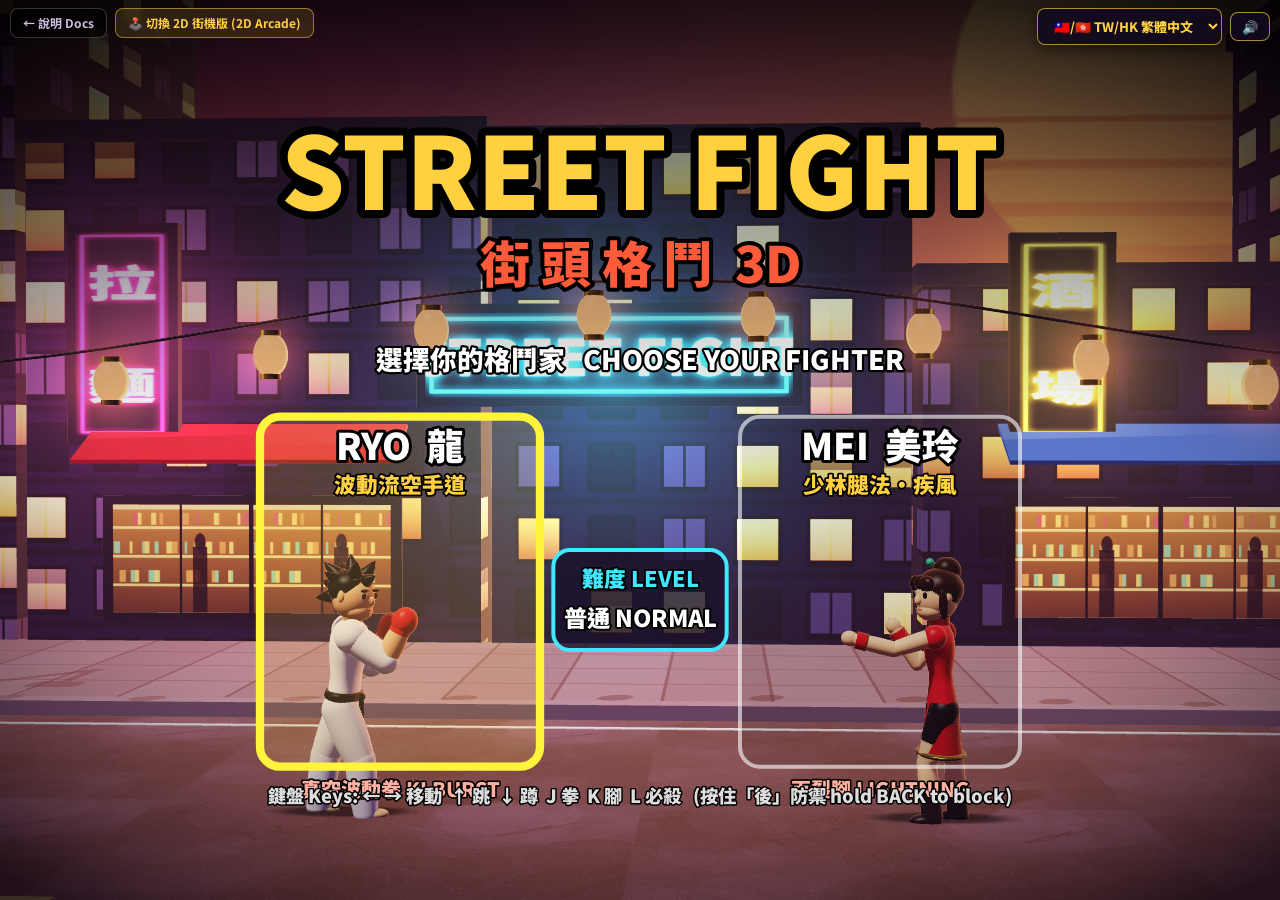
<file: play/index.html>
<!doctype html>
<html lang="zh-Hant">
<head>
<meta charset="utf-8">
<meta name="viewport" content="width=device-width, initial-scale=1, maximum-scale=1, user-scalable=no, viewport-fit=cover">
<meta name="theme-color" content="#120b1e">
<title>Street Fight 3D HD | 街頭格鬥 3D</title>
<meta name="description" content="街頭格鬥 3D 高畫質版 — 在瀏覽器裡直接玩。Street Fight 3D HD, playable in the browser.">
<link rel="preconnect" href="https://fonts.googleapis.com">
<link rel="preconnect" href="https://fonts.gstatic.com" crossorigin>
<link href="https://fonts.googleapis.com/css2?family=Noto+Sans+TC:wght@700;900&display=swap" rel="stylesheet">
<style>
  :root { --bg: #120b1e; --text: #f3eefc; --gold: #ffd040; }
  html, body { margin: 0; height: 100%; background: var(--bg); color: var(--text); overflow: hidden;
    font-family: "Noto Sans TC", system-ui, sans-serif; -webkit-user-select: none; user-select: none;
    -webkit-touch-callout: none; touch-action: none; overscroll-behavior: none; }
  canvas { position: fixed; inset: 0; display: block; }
  #hud { z-index: 2; touch-action: none; }
  .top-bar-nav {
    position: fixed; z-index: 3; top: max(8px, env(safe-area-inset-top)); left: max(10px, env(safe-area-inset-left));
    display: flex; gap: 8px; align-items: center;
  }
  .top-bar-right {
    position: fixed; z-index: 10; top: max(8px, env(safe-area-inset-top)); right: max(10px, env(safe-area-inset-right));
    display: flex; gap: 8px; align-items: center;
  }
  .lang-select-dropdown {
    color: #ffd040; font: 800 13px/1 "Noto Sans TC", system-ui, sans-serif;
    background: rgba(18, 11, 30, 0.9); border: 1.5px solid rgba(255, 208, 64, 0.65);
    padding: 7px 12px; border-radius: 8px; backdrop-filter: blur(8px); -webkit-backdrop-filter: blur(8px);
    cursor: pointer; outline: none; box-shadow: 0 4px 14px rgba(0, 0, 0, 0.5);
    transition: all 0.2s;
  }
  .lang-select-dropdown:hover {
    border-color: #ffd040; background: rgba(30, 18, 50, 0.95);
  }
  .lang-select-dropdown option {
    background: #120b1e; color: #f3eefc; font-weight: 700;
  }
  .setting-btn-3d {
    color: #ffd040; font: 700 13px/1 "Noto Sans TC", system-ui, sans-serif;
    background: rgba(18, 11, 30, 0.9); border: 1.5px solid rgba(255, 208, 64, 0.65);
    padding: 7px 11px; border-radius: 8px; backdrop-filter: blur(8px); -webkit-backdrop-filter: blur(8px);
    cursor: pointer; outline: none; box-shadow: 0 4px 14px rgba(0, 0, 0, 0.5);
    transition: all 0.2s;
  }
  .setting-btn-3d:hover {
    border-color: #ffd040; background: rgba(30, 18, 50, 0.95);
  }
  .nav-btn {
    color: #cbbfe0; font: 700 12px/1 "Noto Sans TC", sans-serif; text-decoration: none; background: rgba(0,0,0,.6);
    padding: 8px 12px; border-radius: 8px; border: 1px solid rgba(255,255,255,.2); backdrop-filter: blur(4px);
    transition: all .2s;
  }
  .nav-btn:hover { background: rgba(255,255,255,.15); color: #fff; }
  .nav-btn-2d {
    color: #ffd040; border-color: rgba(255,208,64,.5); background: rgba(255,208,64,.12);
  }
  .nav-btn-2d:hover { background: rgba(255,208,64,.25); }
  #err { display: none; position: fixed; inset: 0; z-index: 5; align-items: center; justify-content: center; text-align: center; padding: 24px; background: var(--bg); }
  #err h1 { color: var(--gold); margin: 0 0 8px; font-size: 22px; }
  #err p { color: #b4a6cf; margin: 0; }
</style>
</head>
<body>
<canvas id="gl"></canvas>
<canvas id="hud"></canvas>
<div class="top-bar-nav">
  <a id="navDocsBtn" class="nav-btn" href="../">← 說明 Docs</a>
  <a id="nav2dBtn" class="nav-btn nav-btn-2d" href="../play2d/">🕹️ 切換 2D 街機版 (2D Arcade)</a>
</div>
<div class="top-bar-right">
  <select id="langSelect3D" class="lang-select-dropdown" aria-label="語言切換 Language">
    <option value="en">🇬🇧 English</option>
    <option value="zh-Hant" selected>🇹🇼/🇭🇰 TW/HK 繁體中文</option>
    <option value="zh-Hans">🇨🇳 简体中文</option>
    <option value="ja">🇯🇵 日本語</option>
    <option value="ko">🇰🇷 한국어</option>
    <option value="th">🇹🇭 ไทย</option>
    <option value="vi">🇻🇳 Tiếng Việt</option>
    <option value="id">🇮🇩 Bahasa Indonesia</option>
    <option value="ms">🇲🇾 Bahasa Melayu</option>
    <option value="fil">🇵🇭 Filipino</option>
    <option value="hi">🇮🇳 हिन्दी</option>
  </select>
  <button id="btnSound3D" class="setting-btn-3d" title="音效 Sound FX">🔊</button>
</div>
<div id="err"><div><h1>無法啟動 3D 畫面 · 3D could not start</h1><p>這個瀏覽器不支援 WebGL2，請改用新版 Chrome、Edge、Safari 或 Firefox。<br>This browser does not support WebGL2 — please use a recent Chrome, Edge, Safari or Firefox.</p><p id="errmsg" style="margin-top:10px;font-size:12px;opacity:.7"></p></div></div>
<script src="logic.js"></script>
<script src="render3d.js"></script>
<script src="main.js"></script>
</body>
</html>
</file>
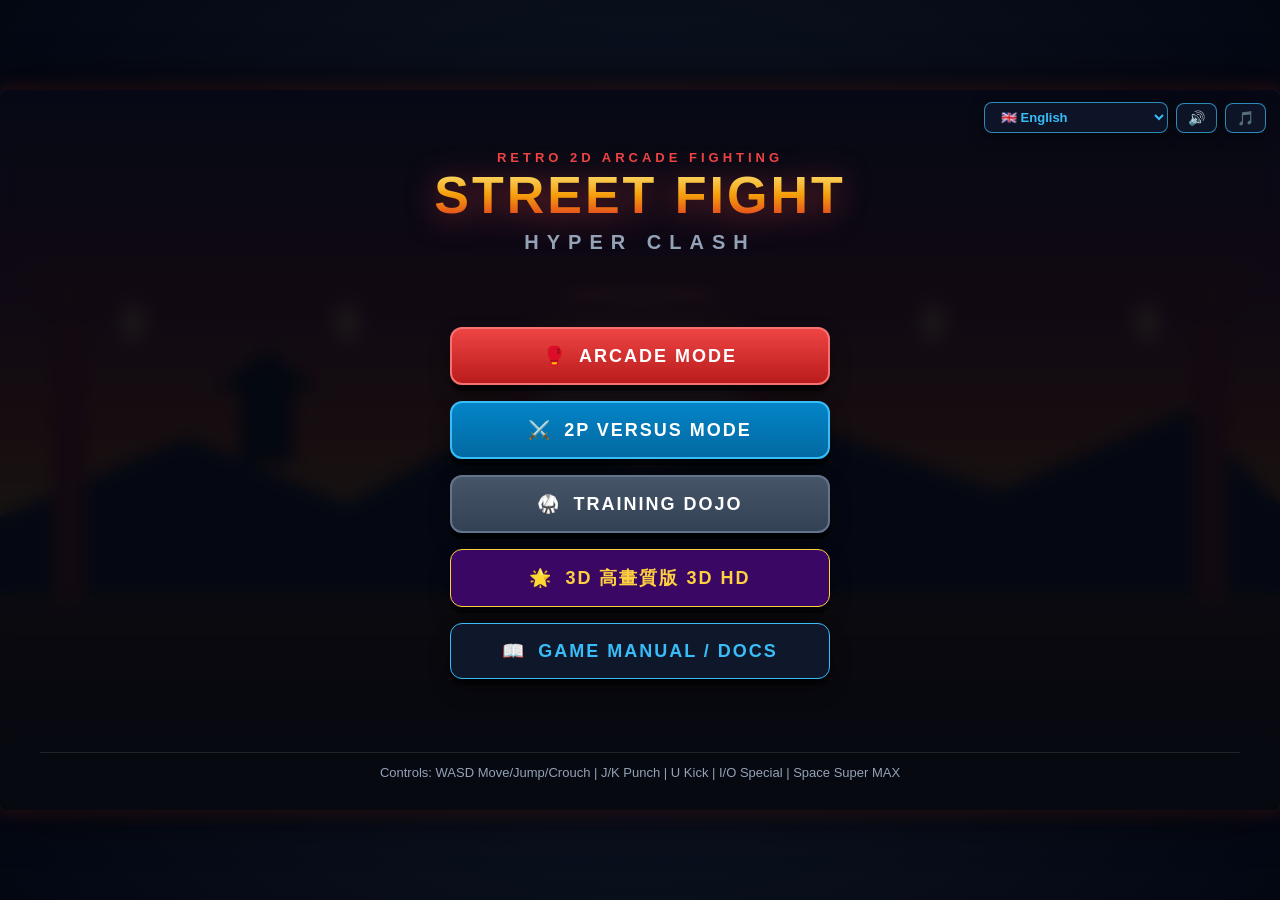
<file: play2d/index.html>
<!DOCTYPE html>
<html lang="zh-HK">
<head>
    <meta charset="UTF-8">
    <meta name="viewport" content="width=device-width, initial-scale=1.0, maximum-scale=1.0, user-scalable=no, viewport-fit=cover">
    <meta name="theme-color" content="#05060c">
    <title>Street Fight: Hyper Clash | 街頭對決·霸王再現</title>
    <link rel="stylesheet" href="css/style.css">
</head>
<body>
    <div id="fightApp">
        <div id="fightCanvasWrapper">
            <canvas id="fightCanvas"></canvas>

            <!-- Top-Right Game Settings (Language, Sound, Music) -->
            <div id="arcadeTopRightBar" style="position: absolute; top: max(12px, env(safe-area-inset-top)); right: max(14px, env(safe-area-inset-right)); z-index: 250; display: flex; align-items: center; gap: 8px;">
                <div id="langSelectorBox"></div>
                <button id="btnFightSound" class="btn-setting-icon" title="音效 Sound FX" style="padding: 6px 11px; background: rgba(15, 23, 42, 0.9); border: 1.5px solid rgba(56, 189, 248, 0.7); border-radius: 8px; color: #fff; cursor: pointer; font-size: 14px; backdrop-filter: blur(8px); -webkit-backdrop-filter: blur(8px); box-shadow: 0 4px 14px rgba(0,0,0,0.5); transition: all 0.2s;">🔊</button>
                <button id="btnFightMusic" class="btn-setting-icon" title="音樂 Music BGM" style="padding: 6px 11px; background: rgba(15, 23, 42, 0.9); border: 1.5px solid rgba(56, 189, 248, 0.7); border-radius: 8px; color: #fff; cursor: pointer; font-size: 14px; backdrop-filter: blur(8px); -webkit-backdrop-filter: blur(8px); box-shadow: 0 4px 14px rgba(0,0,0,0.5); transition: all 0.2s;">🎵</button>
            </div>

            <!-- IN-GAME FIGHT HUD -->
            <div id="fightHUD">
                <!-- Top Health Bars & Timer -->
                <div class="hud-top-match">
                    <!-- Player 1 HP -->
                    <div class="fighter-hud-col p1-side">
                        <div class="fighter-name-row">
                            <div class="hud-avatar-circle">
                                <img id="p1HudAvatar" src="assets/portrait_jin.png" alt="P1">
                            </div>
                            <span id="p1NameTag">JIN (神拳·晉)</span>
                            <span id="p1Rounds" class="rounds-won-icons">●</span>
                        </div>
                        <div class="hp-bar-track">
                            <div id="p1HpLag" class="hp-bar-lag" style="width: 100%;"></div>
                            <div id="p1HpFill" class="hp-bar-fill" style="width: 100%;"></div>
                        </div>
                    </div>

                    <!-- Center Timer -->
                    <div class="match-timer-box">
                        <span id="timerBox">99</span>
                    </div>

                    <!-- Player 2 HP -->
                    <div class="fighter-hud-col p2-side">
                        <div class="fighter-name-row" style="flex-direction: row-reverse;">
                            <div class="hud-avatar-circle">
                                <img id="p2HudAvatar" src="assets/portrait_lihua.png" alt="P2">
                            </div>
                            <span id="p2NameTag">LI-HUA (飛鳳·麗華)</span>
                            <span id="p2Rounds" class="rounds-won-icons"></span>
                        </div>
                        <div class="hp-bar-track">
                            <div id="p2HpLag" class="hp-bar-lag" style="width: 100%;"></div>
                            <div id="p2HpFill" class="hp-bar-fill" style="width: 100%;"></div>
                        </div>
                    </div>
                </div>

                <!-- Bottom Super Combo Meter -->
                <div class="hud-bottom-super">
                    <div class="super-meter-box">
                        <span class="super-label">P1 SUPER GAUGE 能量條</span>
                        <div class="super-track">
                            <div id="p1SuperFill" class="super-fill"></div>
                        </div>
                    </div>
                    <div class="super-meter-box" style="align-items: flex-end;">
                        <span class="super-label">P2 SUPER GAUGE 能量條</span>
                        <div class="super-track" style="width: 100%;">
                            <div id="p2SuperFill" class="super-fill"></div>
                        </div>
                    </div>
                </div>
            </div>

            <!-- VIRTUAL TOUCH CONTROLS (FOR MOBILE / TOUCHSCREENS) -->
            <div id="virtualControls">
                <!-- Left D-Pad -->
                <div class="v-dpad">
                    <button id="vbtn_up" class="v-btn-arrow v-up">▲</button>
                    <button id="vbtn_left" class="v-btn-arrow v-left">◀</button>
                    <button id="vbtn_right" class="v-btn-arrow v-right">▶</button>
                    <button id="vbtn_down" class="v-btn-arrow v-down">▼</button>
                </div>

                <!-- Right 6-Action Buttons -->
                <div class="v-actions">
                    <button id="vbtn_lp" class="v-action-btn btn-lp">
                        <span>LP</span>
                        <span style="font-size: 8px;">輕拳</span>
                    </button>
                    <button id="vbtn_hp" class="v-action-btn btn-hp">
                        <span>HP</span>
                        <span style="font-size: 8px;">重拳</span>
                    </button>
                    <button id="vbtn_kick" class="v-action-btn btn-kick">
                        <span>KICK</span>
                        <span style="font-size: 8px;">踢擊</span>
                    </button>
                    <button id="vbtn_sp1" class="v-action-btn btn-sp1">
                        <span>SP 1</span>
                        <span style="font-size: 8px;">氣功/百裂</span>
                    </button>
                    <button id="vbtn_sp2" class="v-action-btn btn-sp2">
                        <span>SP 2</span>
                        <span style="font-size: 8px;">昇龍/旋風</span>
                    </button>
                    <button id="vbtn_super" class="v-action-btn btn-super">
                        <span>MAX</span>
                        <span style="font-size: 8px;">大絕招</span>
                    </button>
                </div>
            </div>

            <!-- TITLE SCREEN -->
            <div id="screen_title" class="fight-screen active">
                <div class="title-hero">
                    <div class="title-tagline">RETRO 2D ARCADE FIGHTING</div>
                    <h1 class="title-main-logo">STREET FIGHT</h1>
                    <div class="title-sub-logo">HYPER CLASH · 街頭對決</div>
                </div>

                <div class="title-menu-options">
                    <button id="btnModeArcade" class="btn-fight-menu btn-arcade-mode">
                        <span>🥊</span>
                        <span>街機單人模式 ARCADE</span>
                    </button>
                    <button id="btnModeVersus" class="btn-fight-menu btn-versus-mode">
                        <span>⚔️</span>
                        <span>雙人對戰模式 VERSUS</span>
                    </button>
                    <button id="btnModeTraining" class="btn-fight-menu btn-training-mode">
                        <span>🥋</span>
                        <span>道場練習模式 TRAINING</span>
                    </button>
                    <a href="../play/" class="btn-fight-menu" style="text-decoration: none; background: #3b0764; border: 1px solid #ffd040; color: #ffd040;">
                        <span>🌟</span>
                        <span>3D 高畫質版 3D HD</span>
                    </a>
                    <a href="../" class="btn-fight-menu" style="text-decoration: none; background: #0f172a; border: 1px solid #38bdf8; color: #38bdf8;">
                        <span>📖</span>
                        <span>說明網站 DOCS</span>
                    </a>
                </div>

                <div class="title-bottom-bar" style="justify-content: center;">
                    <div id="controlsBarText" style="font-size: 13px; color: #94a3b8; text-align: center;">
                        操作：WASD 移動/跳躍/蹲下 | J/K 拳 | U 踢 | I/O 必殺技 | Space 終極超必殺
                    </div>
                </div>
            </div>

            <!-- CHARACTER SELECT SCREEN -->
            <div id="screen_charSelect" class="fight-screen">
                <div style="text-align: center; margin-top: 10px;">
                    <h2 style="font-size: 30px; font-weight: 900; color: #fef08a; letter-spacing: 2px;">SELECT YOUR FIGHTER 格鬥家選擇</h2>
                    <div style="display: flex; justify-content: center; gap: 24px; margin-top: 6px;">
                        <span id="p1SelectLabel" style="color: #38bdf8; font-weight: 800;">P1: JIN</span>
                        <span id="p2SelectLabel" style="color: #ef4444; font-weight: 800;">CPU: LI-HUA</span>
                    </div>
                </div>

                <div class="char-select-grid">
                    <!-- Character 1: Jin (Ryu Style) -->
                    <div class="char-card selected" data-char="ryu">
                        <div class="char-avatar-box">
                            <img src="assets/portrait_jin.png" class="char-avatar-img" alt="Jin">
                        </div>
                        <h3>JIN (神拳·晉)</h3>
                        <div class="char-style">極限流空手道 / 剛猛拳法</div>
                        <div class="char-moves">
                            <div>• 輕拳/重拳 (J / K)</div>
                            <div>• 氣功波 HADOUKEN (I / SP1)</div>
                            <div>• 昇龍拳 SHORYUKEN (O / SP2)</div>
                            <div>• 真空氣功連打 SHINKU HADOUKEN (Space)</div>
                        </div>
                    </div>

                    <!-- Character 2: Li-Hua (Chun-Li Style) -->
                    <div class="char-card" data-char="chunli">
                        <div class="char-avatar-box">
                            <img src="assets/portrait_lihua.png" class="char-avatar-img" alt="Li-Hua">
                        </div>
                        <h3>LI-HUA (飛鳳·麗華)</h3>
                        <div class="char-style">少林腿法 / 迅捷格鬥術</div>
                        <div class="char-moves">
                            <div>• 連環重拳/踢擊 (K / U)</div>
                            <div>• 百裂腳 LIGHTNING KICKS (I / SP1)</div>
                            <div>• 旋風飛腿 WHIRLWIND (O / SP2)</div>
                            <div>• 千裂烈風霸 SENRETSUKYAKU (Space)</div>
                        </div>
                    </div>
                </div>

                <div style="text-align: center; margin-bottom: 10px;">
                    <button id="btnStartMatch" class="btn-fight-menu btn-arcade-mode" style="margin: 0 auto; min-width: 260px;">
                        <span>🔥</span>
                        <span>進入對決 BATTLE START</span>
                    </button>
                </div>
            </div>

            <!-- VS MATCH INTRO SCREEN -->
            <div id="screen_vsIntro" class="fight-screen" style="background: radial-gradient(circle, #1e1b4b 0%, #030712 100%);">
                <div class="vs-container">
                    <div class="vs-fighter vs-left">
                        <img id="vsP1Img" src="assets/portrait_jin.png" alt="P1">
                        <h2 id="vsP1Name">JIN (神拳·晉)</h2>
                    </div>
                    <div class="vs-crest">VS</div>
                    <div class="vs-fighter vs-right">
                        <img id="vsP2Img" src="assets/portrait_lihua.png" alt="P2">
                        <h2 id="vsP2Name">LI-HUA (飛鳳·麗華)</h2>
                    </div>
                </div>
            </div>

            <!-- MATCH RESULT MODAL -->
            <div id="screen_matchResult" class="fight-screen" style="background: rgba(0,0,0,0.85); justify-content: center;">
                <div class="result-dialog">
                    <div class="winner-portrait-wrap">
                        <img id="winnerPortraitImg" src="assets/portrait_jin.png" alt="Winner">
                    </div>
                    <h2 id="winnerText">JIN 獲勝 VICTORY!</h2>
                    <div style="display: flex; flex-direction: column; gap: 14px;">
                        <button id="btnRematch" class="btn-fight-menu btn-arcade-mode">
                            <span>🔄</span>
                            <span>重新對決 REMATCH</span>
                        </button>
                        <button id="btnQuitToTitle" class="btn-fight-menu btn-training-mode">
                            <span>🏠</span>
                            <span>返回主選單 RETURN</span>
                        </button>
                    </div>
                </div>
            </div>

            <!-- Loading overlay -->
            <div id="loadingOverlay" style="position: absolute; top: 0; left: 0; width: 100%; height: 100%; background: #000; z-index: 200; display: flex; justify-content: center; align-items: center; color: #fef08a; font-weight: 900; font-size: 20px;">
                載入精靈圖形與音效中 LOADING FIGHT DATA...
            </div>

        </div>
    </div>

    <!-- SCRIPTS -->
    <script src="js/i18n.js"></script>
    <script src="js/audio.js"></script>
    <script src="js/sprites.js"></script>
    <script src="js/particles.js"></script>
    <script src="js/fighter.js"></script>
    <script src="js/ai.js"></script>
    <script src="js/game.js"></script>
    <script>
        window.addEventListener('DOMContentLoaded', () => {
            if (window.i18n) {
                window.i18n.renderLanguageSelector('langSelectorBox');
                window.i18n.applyTranslations();
            }
        });
    </script>
</body>
</html>
</file>
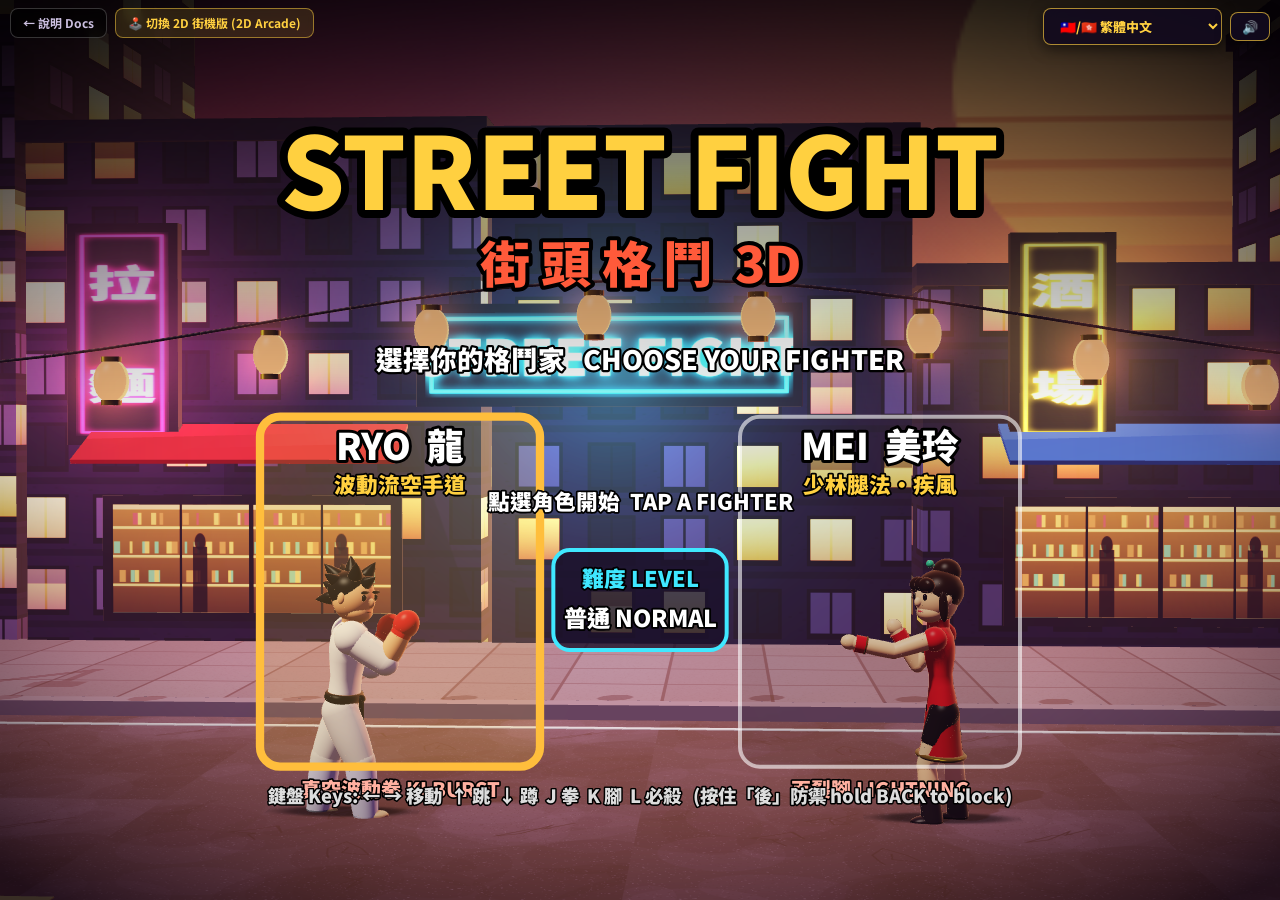
<file: docs/play/index.html>
<!doctype html>
<html lang="zh-Hant">
<head>
<meta charset="utf-8">
<meta name="viewport" content="width=device-width, initial-scale=1, maximum-scale=1, user-scalable=no, viewport-fit=cover">
<meta name="theme-color" content="#120b1e">
<title>Street Fight 3D HD | 街頭格鬥 3D</title>
<meta name="description" content="街頭格鬥 3D 高畫質版 — 在瀏覽器裡直接玩。Street Fight 3D HD, playable in the browser.">
<link rel="preconnect" href="https://fonts.googleapis.com">
<link rel="preconnect" href="https://fonts.gstatic.com" crossorigin>
<link href="https://fonts.googleapis.com/css2?family=Noto+Sans+TC:wght@700;900&display=swap" rel="stylesheet">
<style>
  :root { --bg: #120b1e; --text: #f3eefc; --gold: #ffd040; }
  html, body { margin: 0; height: 100%; background: var(--bg); color: var(--text); overflow: hidden;
    font-family: "Noto Sans TC", system-ui, sans-serif; -webkit-user-select: none; user-select: none;
    -webkit-touch-callout: none; touch-action: none; overscroll-behavior: none; }
  canvas { position: fixed; inset: 0; display: block; }
  #hud { z-index: 2; touch-action: none; }
  .top-bar-nav {
    position: fixed; z-index: 3; top: max(8px, env(safe-area-inset-top)); left: max(10px, env(safe-area-inset-left));
    display: flex; gap: 8px; align-items: center;
  }
  .top-bar-right {
    position: fixed; z-index: 10; top: max(8px, env(safe-area-inset-top)); right: max(10px, env(safe-area-inset-right));
    display: flex; gap: 8px; align-items: center;
  }
  .lang-select-dropdown {
    color: #ffd040; font: 800 13px/1 "Noto Sans TC", system-ui, sans-serif;
    background: rgba(18, 11, 30, 0.9); border: 1.5px solid rgba(255, 208, 64, 0.65);
    padding: 7px 12px; border-radius: 8px; backdrop-filter: blur(8px); -webkit-backdrop-filter: blur(8px);
    cursor: pointer; outline: none; box-shadow: 0 4px 14px rgba(0, 0, 0, 0.5);
    transition: all 0.2s;
  }
  .lang-select-dropdown:hover {
    border-color: #ffd040; background: rgba(30, 18, 50, 0.95);
  }
  .lang-select-dropdown option {
    background: #120b1e; color: #f3eefc; font-weight: 700;
  }
  .setting-btn-3d {
    color: #ffd040; font: 700 13px/1 "Noto Sans TC", system-ui, sans-serif;
    background: rgba(18, 11, 30, 0.9); border: 1.5px solid rgba(255, 208, 64, 0.65);
    padding: 7px 11px; border-radius: 8px; backdrop-filter: blur(8px); -webkit-backdrop-filter: blur(8px);
    cursor: pointer; outline: none; box-shadow: 0 4px 14px rgba(0, 0, 0, 0.5);
    transition: all 0.2s;
  }
  .setting-btn-3d:hover {
    border-color: #ffd040; background: rgba(30, 18, 50, 0.95);
  }
  .nav-btn {
    color: #cbbfe0; font: 700 12px/1 "Noto Sans TC", sans-serif; text-decoration: none; background: rgba(0,0,0,.6);
    padding: 8px 12px; border-radius: 8px; border: 1px solid rgba(255,255,255,.2); backdrop-filter: blur(4px);
    transition: all .2s;
  }
  .nav-btn:hover { background: rgba(255,255,255,.15); color: #fff; }
  .nav-btn-2d {
    color: #ffd040; border-color: rgba(255,208,64,.5); background: rgba(255,208,64,.12);
  }
  .nav-btn-2d:hover { background: rgba(255,208,64,.25); }
  #err { display: none; position: fixed; inset: 0; z-index: 5; align-items: center; justify-content: center; text-align: center; padding: 24px; background: var(--bg); }
  #err h1 { color: var(--gold); margin: 0 0 8px; font-size: 22px; }
  #err p { color: #b4a6cf; margin: 0; }
</style>
</head>
<body>
<canvas id="gl"></canvas>
<canvas id="hud"></canvas>
<div class="top-bar-nav">
  <a id="navDocsBtn" class="nav-btn" href="../">← 說明 Docs</a>
  <a id="nav2dBtn" class="nav-btn nav-btn-2d" href="../play2d/">🕹️ 切換 2D 街機版 (2D Arcade)</a>
</div>
<div class="top-bar-right">
  <select id="langSelect3D" class="lang-select-dropdown" aria-label="語言切換 Language">
    <option value="en">🇬🇧 English</option>
    <option value="zh-Hant" selected>🇹🇼/🇭🇰 繁體中文</option>
    <option value="zh-Hans">🇨🇳 简体中文</option>
    <option value="ja">🇯🇵 日本語</option>
    <option value="ko">🇰🇷 한국어</option>
    <option value="th">🇹🇭 ไทย</option>
    <option value="vi">🇻🇳 Tiếng Việt</option>
    <option value="id">🇮🇩 Bahasa Indonesia</option>
    <option value="ms">🇲🇾 Bahasa Melayu</option>
    <option value="fil">🇵🇭 Filipino</option>
    <option value="hi">🇮🇳 हिन्दी</option>
  </select>
  <button id="btnSound3D" class="setting-btn-3d" title="音效 Sound FX">🔊</button>
</div>
<div id="err"><div><h1>無法啟動 3D 畫面 · 3D could not start</h1><p>這個瀏覽器不支援 WebGL2，請改用新版 Chrome、Edge、Safari 或 Firefox。<br>This browser does not support WebGL2 — please use a recent Chrome, Edge, Safari or Firefox.</p><p id="errmsg" style="margin-top:10px;font-size:12px;opacity:.7"></p></div></div>
<script src="logic.js?v=3d_20261117_02"></script>
<script src="render3d.js?v=3d_20261117_02"></script>
<script src="main.js?v=3d_20261117_02"></script>
</body>
</html>
</file>
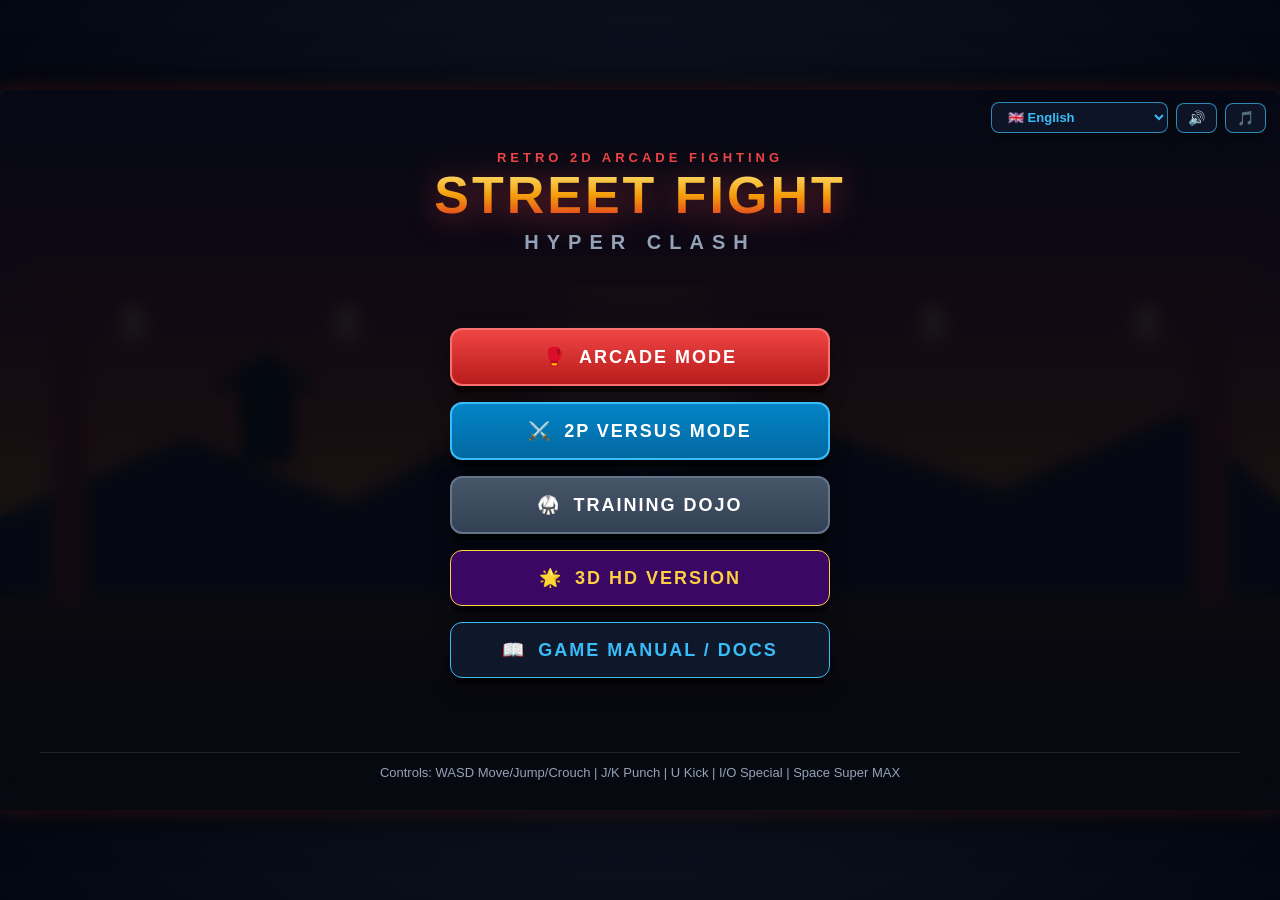
<file: docs/play2d/index.html>
<!DOCTYPE html>
<html lang="zh-HK">
<head>
    <meta charset="UTF-8">
    <meta name="viewport" content="width=device-width, initial-scale=1.0, maximum-scale=1.0, user-scalable=no, viewport-fit=cover">
    <meta name="theme-color" content="#05060c">
    <title>Street Fight: Hyper Clash | 街頭對決·霸王再現</title>
    <link rel="stylesheet" href="css/style.css">
</head>
<body>
    <div id="fightApp">
        <div id="fightCanvasWrapper">
            <canvas id="fightCanvas"></canvas>

            <!-- Top-Right Game Settings (Language, Sound, Music) -->
            <div id="arcadeTopRightBar" style="position: absolute; top: max(12px, env(safe-area-inset-top)); right: max(14px, env(safe-area-inset-right)); z-index: 250; display: flex; align-items: center; gap: 8px;">
                <div id="langSelectorBox"></div>
                <button id="btnFightSound" class="btn-setting-icon" title="音效 Sound FX" style="padding: 6px 11px; background: rgba(15, 23, 42, 0.9); border: 1.5px solid rgba(56, 189, 248, 0.7); border-radius: 8px; color: #fff; cursor: pointer; font-size: 14px; backdrop-filter: blur(8px); -webkit-backdrop-filter: blur(8px); box-shadow: 0 4px 14px rgba(0,0,0,0.5); transition: all 0.2s;">🔊</button>
                <button id="btnFightMusic" class="btn-setting-icon" title="音樂 Music BGM" style="padding: 6px 11px; background: rgba(15, 23, 42, 0.9); border: 1.5px solid rgba(56, 189, 248, 0.7); border-radius: 8px; color: #fff; cursor: pointer; font-size: 14px; backdrop-filter: blur(8px); -webkit-backdrop-filter: blur(8px); box-shadow: 0 4px 14px rgba(0,0,0,0.5); transition: all 0.2s;">🎵</button>
            </div>

            <!-- IN-GAME FIGHT HUD -->
            <div id="fightHUD">
                <!-- Top Health Bars & Timer -->
                <div class="hud-top-match">
                    <!-- Player 1 HP -->
                    <div class="fighter-hud-col p1-side">
                        <div class="fighter-name-row">
                            <div class="hud-avatar-circle">
                                <img id="p1HudAvatar" src="assets/portrait_jin.png" alt="P1">
                            </div>
                            <span id="p1NameTag">JIN (神拳·晉)</span>
                            <span id="p1Rounds" class="rounds-won-icons">●</span>
                        </div>
                        <div class="hp-bar-track">
                            <div id="p1HpLag" class="hp-bar-lag" style="width: 100%;"></div>
                            <div id="p1HpFill" class="hp-bar-fill" style="width: 100%;"></div>
                        </div>
                    </div>

                    <!-- Center Timer -->
                    <div class="match-timer-box">
                        <span id="timerBox">99</span>
                    </div>

                    <!-- Player 2 HP -->
                    <div class="fighter-hud-col p2-side">
                        <div class="fighter-name-row" style="flex-direction: row-reverse;">
                            <div class="hud-avatar-circle">
                                <img id="p2HudAvatar" src="assets/portrait_lihua.png" alt="P2">
                            </div>
                            <span id="p2NameTag">LI-HUA (飛鳳·麗華)</span>
                            <span id="p2Rounds" class="rounds-won-icons"></span>
                        </div>
                        <div class="hp-bar-track">
                            <div id="p2HpLag" class="hp-bar-lag" style="width: 100%;"></div>
                            <div id="p2HpFill" class="hp-bar-fill" style="width: 100%;"></div>
                        </div>
                    </div>
                </div>

                <!-- Bottom Super Combo Meter -->
                <div class="hud-bottom-super">
                    <div class="super-meter-box">
                        <span class="super-label">P1 SUPER GAUGE 能量條</span>
                        <div class="super-track">
                            <div id="p1SuperFill" class="super-fill"></div>
                        </div>
                    </div>
                    <div class="super-meter-box" style="align-items: flex-end;">
                        <span class="super-label">P2 SUPER GAUGE 能量條</span>
                        <div class="super-track" style="width: 100%;">
                            <div id="p2SuperFill" class="super-fill"></div>
                        </div>
                    </div>
                </div>
            </div>

            <!-- VIRTUAL TOUCH CONTROLS (FOR MOBILE / TOUCHSCREENS) -->
            <div id="virtualControls">
                <!-- Left D-Pad -->
                <div class="v-dpad">
                    <button id="vbtn_up" class="v-btn-arrow v-up">▲</button>
                    <button id="vbtn_left" class="v-btn-arrow v-left">◀</button>
                    <button id="vbtn_right" class="v-btn-arrow v-right">▶</button>
                    <button id="vbtn_down" class="v-btn-arrow v-down">▼</button>
                </div>

                <!-- Right 6-Action Buttons -->
                <div class="v-actions">
                    <button id="vbtn_lp" class="v-action-btn btn-lp">
                        <span>LP</span>
                        <span style="font-size: 8px;">輕拳</span>
                    </button>
                    <button id="vbtn_hp" class="v-action-btn btn-hp">
                        <span>HP</span>
                        <span style="font-size: 8px;">重拳</span>
                    </button>
                    <button id="vbtn_kick" class="v-action-btn btn-kick">
                        <span>KICK</span>
                        <span style="font-size: 8px;">踢擊</span>
                    </button>
                    <button id="vbtn_sp1" class="v-action-btn btn-sp1">
                        <span>SP 1</span>
                        <span style="font-size: 8px;">氣功/百裂</span>
                    </button>
                    <button id="vbtn_sp2" class="v-action-btn btn-sp2">
                        <span>SP 2</span>
                        <span style="font-size: 8px;">昇龍/旋風</span>
                    </button>
                    <button id="vbtn_super" class="v-action-btn btn-super">
                        <span>MAX</span>
                        <span style="font-size: 8px;">大絕招</span>
                    </button>
                </div>
            </div>

            <!-- TITLE SCREEN -->
            <div id="screen_title" class="fight-screen active">
                <div class="title-hero">
                    <div class="title-tagline">RETRO 2D ARCADE FIGHTING</div>
                    <h1 class="title-main-logo">STREET FIGHT</h1>
                    <div class="title-sub-logo">HYPER CLASH · 街頭對決</div>
                </div>

                <div class="title-menu-options">
                    <button id="btnModeArcade" class="btn-fight-menu btn-arcade-mode">
                        <span>🥊</span>
                        <span>街機單人模式 ARCADE</span>
                    </button>
                    <button id="btnModeVersus" class="btn-fight-menu btn-versus-mode">
                        <span>⚔️</span>
                        <span>雙人對戰模式 VERSUS</span>
                    </button>
                    <button id="btnModeTraining" class="btn-fight-menu btn-training-mode">
                        <span>🥋</span>
                        <span>道場練習模式 TRAINING</span>
                    </button>
                    <a id="btnLink3D" href="../play/" class="btn-fight-menu" style="text-decoration: none; background: #3b0764; border: 1px solid #ffd040; color: #ffd040;">
                        <span>🌟</span>
                        <span>3D 高畫質版 3D HD</span>
                    </a>
                    <a id="btnLinkDocs" href="../" class="btn-fight-menu" style="text-decoration: none; background: #0f172a; border: 1px solid #38bdf8; color: #38bdf8;">
                        <span>📖</span>
                        <span>說明網站 DOCS</span>
                    </a>
                </div>

                <div class="title-bottom-bar" style="justify-content: center;">
                    <div id="controlsBarText" style="font-size: 13px; color: #94a3b8; text-align: center;">
                        操作：WASD 移動/跳躍/蹲下 | J/K 拳 | U 踢 | I/O 必殺技 | Space 終極超必殺
                    </div>
                </div>
            </div>

            <!-- CHARACTER SELECT SCREEN -->
            <div id="screen_charSelect" class="fight-screen">
                <div style="text-align: center; margin-top: 10px;">
                    <h2 style="font-size: 30px; font-weight: 900; color: #fef08a; letter-spacing: 2px;">SELECT YOUR FIGHTER 格鬥家選擇</h2>
                    <div style="display: flex; justify-content: center; gap: 24px; margin-top: 6px;">
                        <span id="p1SelectLabel" style="color: #38bdf8; font-weight: 800;">P1: JIN</span>
                        <span id="p2SelectLabel" style="color: #ef4444; font-weight: 800;">CPU: LI-HUA</span>
                    </div>
                </div>

                <div class="char-select-grid">
                    <!-- Character 1: Jin (Ryu Style) -->
                    <div class="char-card selected" data-char="ryu">
                        <div class="char-avatar-box">
                            <img src="assets/portrait_jin.png" class="char-avatar-img" alt="Jin">
                        </div>
                        <h3>JIN (神拳·晉)</h3>
                        <div class="char-style">極限流空手道 / 剛猛拳法</div>
                        <div class="char-moves">
                            <div>• 輕拳/重拳 (J / K)</div>
                            <div>• 氣功波 HADOUKEN (I / SP1)</div>
                            <div>• 昇龍拳 SHORYUKEN (O / SP2)</div>
                            <div>• 真空氣功連打 SHINKU HADOUKEN (Space)</div>
                        </div>
                    </div>

                    <!-- Character 2: Li-Hua (Chun-Li Style) -->
                    <div class="char-card" data-char="chunli">
                        <div class="char-avatar-box">
                            <img src="assets/portrait_lihua.png" class="char-avatar-img" alt="Li-Hua">
                        </div>
                        <h3>LI-HUA (飛鳳·麗華)</h3>
                        <div class="char-style">少林腿法 / 迅捷格鬥術</div>
                        <div class="char-moves">
                            <div>• 連環重拳/踢擊 (K / U)</div>
                            <div>• 百裂腳 LIGHTNING KICKS (I / SP1)</div>
                            <div>• 旋風飛腿 WHIRLWIND (O / SP2)</div>
                            <div>• 千裂烈風霸 SENRETSUKYAKU (Space)</div>
                        </div>
                    </div>
                </div>

                <div style="text-align: center; margin-bottom: 10px;">
                    <button id="btnStartMatch" class="btn-fight-menu btn-arcade-mode" style="margin: 0 auto; min-width: 260px;">
                        <span>🔥</span>
                        <span>進入對決 BATTLE START</span>
                    </button>
                </div>
            </div>

            <!-- VS MATCH INTRO SCREEN -->
            <div id="screen_vsIntro" class="fight-screen" style="background: radial-gradient(circle, #1e1b4b 0%, #030712 100%);">
                <div class="vs-container">
                    <div class="vs-fighter vs-left">
                        <img id="vsP1Img" src="assets/portrait_jin.png" alt="P1">
                        <h2 id="vsP1Name">JIN (神拳·晉)</h2>
                    </div>
                    <div class="vs-crest">VS</div>
                    <div class="vs-fighter vs-right">
                        <img id="vsP2Img" src="assets/portrait_lihua.png" alt="P2">
                        <h2 id="vsP2Name">LI-HUA (飛鳳·麗華)</h2>
                    </div>
                </div>
            </div>

            <!-- MATCH RESULT MODAL -->
            <div id="screen_matchResult" class="fight-screen" style="background: rgba(0,0,0,0.85); justify-content: center;">
                <div class="result-dialog">
                    <div class="winner-portrait-wrap">
                        <img id="winnerPortraitImg" src="assets/portrait_jin.png" alt="Winner">
                    </div>
                    <h2 id="winnerText">JIN 獲勝 VICTORY!</h2>
                    <div style="display: flex; flex-direction: column; gap: 14px;">
                        <button id="btnRematch" class="btn-fight-menu btn-arcade-mode">
                            <span>🔄</span>
                            <span>重新對決 REMATCH</span>
                        </button>
                        <button id="btnQuitToTitle" class="btn-fight-menu btn-training-mode">
                            <span>🏠</span>
                            <span>返回主選單 RETURN</span>
                        </button>
                    </div>
                </div>
            </div>

            <!-- Loading overlay -->
            <div id="loadingOverlay" style="position: absolute; top: 0; left: 0; width: 100%; height: 100%; background: #000; z-index: 200; display: flex; justify-content: center; align-items: center; color: #fef08a; font-weight: 900; font-size: 20px;">
                載入精靈圖形與音效中 LOADING FIGHT DATA...
            </div>

        </div>
    </div>

    <!-- SCRIPTS -->
    <script src="js/i18n.js?v=2d_20261117_02"></script>
    <script src="js/audio.js"></script>
    <script src="js/sprites.js"></script>
    <script src="js/particles.js"></script>
    <script src="js/fighter.js"></script>
    <script src="js/ai.js"></script>
    <script src="js/game.js?v=2d_20261117_02"></script>
    <script>
        window.addEventListener('DOMContentLoaded', () => {
            if (window.i18n) {
                window.i18n.renderLanguageSelector('langSelectorBox');
                window.i18n.applyTranslations();
            }
        });
    </script>
</body>
</html>
</file>
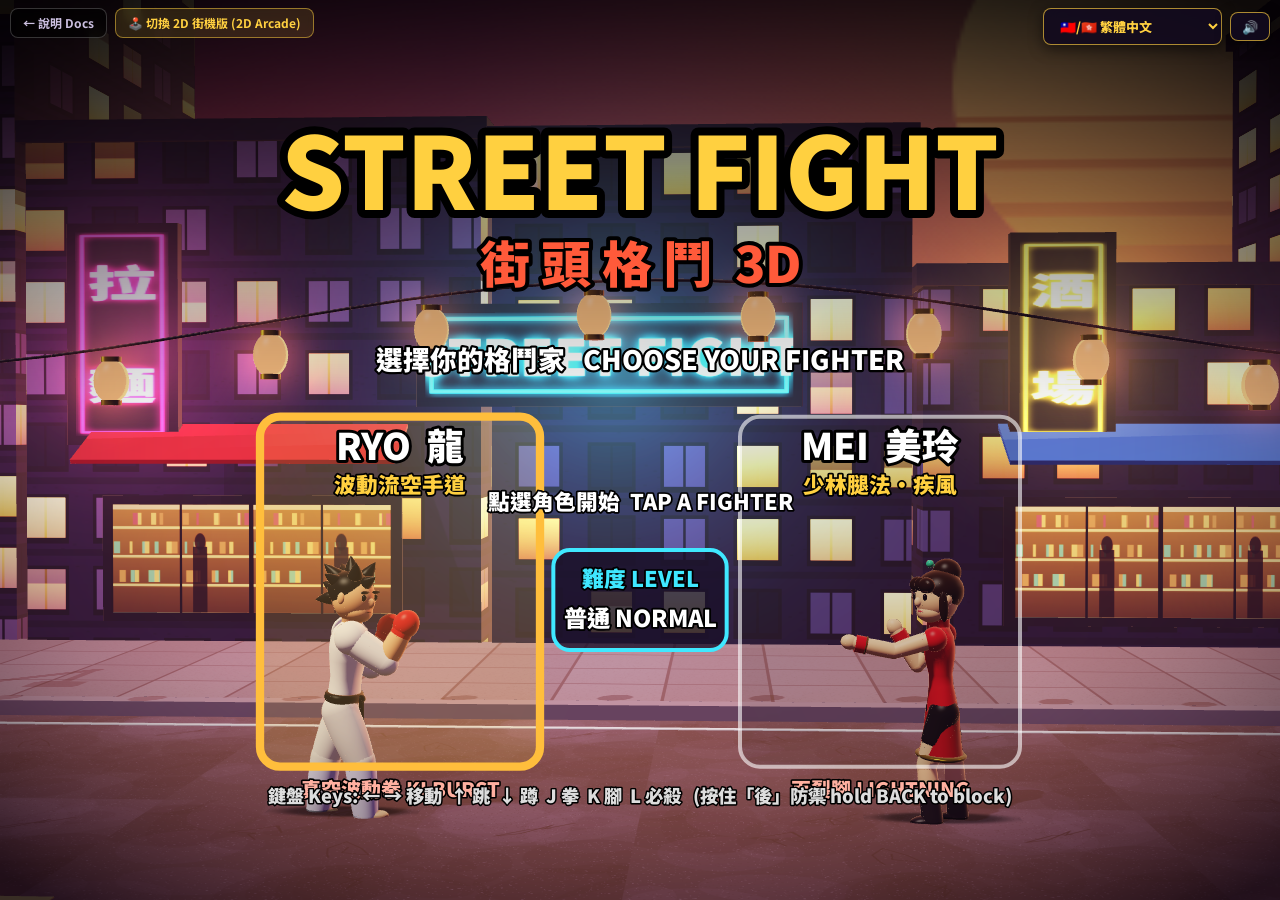
<file: docs/play3d/index.html>
<!DOCTYPE html>
<html><head><meta http-equiv="refresh" content="0; url=../play/"><script>location.replace('../play/');</script></head><body>Redirecting to <a href="../play/">3D HD</a>...</body></html>
</file>
<file: play2d/css/style.css>
/* Street Fight: Hyper Clash - Arcade Style */
* {
    margin: 0;
    padding: 0;
    box-sizing: border-box;
    -webkit-tap-highlight-color: transparent;
    user-select: none;
    -webkit-user-select: none;
}

body, html {
    width: 100%;
    height: 100%;
    overflow: hidden;
    background-color: #05060c;
    font-family: -apple-system, BlinkMacSystemFont, "Segoe UI", Roboto, "Microsoft JhengHei", "PingFang TC", sans-serif;
    color: #f8fafc;
}

#fightApp {
    position: relative;
    width: 100vw;
    height: 100vh;
    display: flex;
    justify-content: center;
    align-items: center;
    background: radial-gradient(circle at center, #111827 0%, #030712 100%);
}

#fightCanvasWrapper {
    position: relative;
    box-shadow: 0 0 50px rgba(0, 0, 0, 0.9), 0 0 20px rgba(239, 68, 68, 0.3);
    border-radius: 6px;
    overflow: hidden;
    background: #000;
}

#fightCanvas {
    display: block;
}

/* =========================================
   FIGHT HUD OVERLAY
   ========================================= */
#fightHUD {
    display: none;
    position: absolute;
    top: 0;
    left: 0;
    width: 100%;
    height: 100%;
    pointer-events: none;
    z-index: 50;
}

.hud-top-match {
    position: absolute;
    top: 14px;
    left: 20px;
    right: 20px;
    display: flex;
    align-items: flex-start;
    justify-content: space-between;
}

/* Health Bar Columns */
.fighter-hud-col {
    flex: 1;
    display: flex;
    flex-direction: column;
    gap: 4px;
}

.fighter-name-row {
    display: flex;
    align-items: center;
    gap: 8px;
    font-size: 14px;
    font-weight: 900;
    letter-spacing: 1.5px;
    text-shadow: 0 2px 4px rgba(0,0,0,0.8);
}

.hud-avatar-circle {
    width: 38px;
    height: 38px;
    border-radius: 50%;
    border: 2px solid #fef08a;
    overflow: hidden;
    background: #1e293b;
    box-shadow: 0 0 8px rgba(254, 240, 138, 0.4);
    display: flex;
    justify-content: center;
    align-items: center;
}

.hud-avatar-circle img {
    width: 100%;
    height: 100%;
    object-fit: cover;
    object-position: top center;
}

.rounds-won-icons {
    color: #f59e0b;
    font-size: 16px;
    letter-spacing: 3px;
    text-shadow: 0 0 6px rgba(245, 158, 11, 0.6);
    margin-left: auto;
}

/* P1 Health Bar (Right-to-Left) */
.hp-bar-track {
    position: relative;
    height: 22px;
    background: #1e293b;
    border: 2px solid #ffffff;
    border-radius: 3px;
    box-shadow: inset 0 2px 4px rgba(0,0,0,0.8), 0 2px 8px rgba(0,0,0,0.6);
    overflow: hidden;
}

.hp-bar-lag {
    position: absolute;
    top: 0;
    bottom: 0;
    background: #ef4444;
    transition: width 0.35s ease-out;
}

.hp-bar-fill {
    position: absolute;
    top: 0;
    bottom: 0;
    background: linear-gradient(180deg, #fef08a 0%, #eab308 50%, #ca8a04 100%);
    box-shadow: inset 0 2px 3px rgba(255,255,255,0.7);
    transition: width 0.08s linear;
}

/* P1 aligns right, P2 aligns left */
.p1-side .hp-bar-fill, .p1-side .hp-bar-lag {
    right: 0;
}

.p2-side .hp-bar-fill, .p2-side .hp-bar-lag {
    left: 0;
}

/* Center Timer */
.match-timer-box {
    width: 68px;
    height: 52px;
    background: #000;
    border: 3px solid #fef08a;
    border-radius: 6px;
    display: flex;
    justify-content: center;
    align-items: center;
    font-size: 32px;
    font-weight: 900;
    font-family: monospace;
    color: #fef08a;
    text-shadow: 0 0 10px rgba(254, 240, 138, 0.6);
    margin: 0 14px;
    box-shadow: 0 4px 12px rgba(0,0,0,0.8);
}

/* Bottom Super Meter */
.hud-bottom-super {
    position: absolute;
    bottom: 12px;
    left: 20px;
    right: 20px;
    display: flex;
    justify-content: space-between;
}

.super-meter-box {
    width: 240px;
    display: flex;
    flex-direction: column;
    gap: 3px;
}

.super-label {
    font-size: 11px;
    font-weight: 900;
    letter-spacing: 2px;
    color: #38bdf8;
    text-shadow: 0 0 6px rgba(56, 189, 248, 0.6);
}

.super-track {
    position: relative;
    height: 14px;
    background: #0f172a;
    border: 2px solid #38bdf8;
    border-radius: 3px;
    overflow: hidden;
}

.super-fill {
    height: 100%;
    width: 0%;
    background: linear-gradient(90deg, #0284c7 0%, #38bdf8 70%, #fef08a 100%);
    box-shadow: 0 0 10px rgba(56, 189, 248, 0.8);
    transition: width 0.1s;
}

/* =========================================
   VIRTUAL TOUCH CONTROLS (MOBILE FRIENDLY)
   ========================================= */
#virtualControls {
    display: none;
    position: absolute;
    bottom: 10px;
    left: 10px;
    right: 10px;
    justify-content: space-between;
    align-items: flex-end;
    pointer-events: none;
    z-index: 60;
}

.v-dpad {
    position: relative;
    width: 150px;
    height: 150px;
    pointer-events: auto;
}

.v-btn-arrow {
    position: absolute;
    width: 46px;
    height: 46px;
    background: rgba(30, 41, 59, 0.85);
    border: 2px solid rgba(255, 255, 255, 0.3);
    border-radius: 10px;
    color: #fff;
    font-size: 20px;
    font-weight: 900;
    display: flex;
    justify-content: center;
    align-items: center;
    cursor: pointer;
    backdrop-filter: blur(4px);
}

.v-btn-arrow:active {
    background: rgba(56, 189, 248, 0.8);
    border-color: #38bdf8;
}

.v-up { top: 0; left: 52px; }
.v-down { bottom: 0; left: 52px; }
.v-left { top: 52px; left: 0; }
.v-right { top: 52px; right: 0; }

.v-actions {
    display: grid;
    grid-template-columns: repeat(3, 52px);
    grid-gap: 8px;
    pointer-events: auto;
}

.v-action-btn {
    width: 52px;
    height: 52px;
    border-radius: 50%;
    border: 2px solid rgba(255, 255, 255, 0.4);
    display: flex;
    flex-direction: column;
    justify-content: center;
    align-items: center;
    font-size: 12px;
    font-weight: 900;
    color: #ffffff;
    cursor: pointer;
    box-shadow: 0 4px 8px rgba(0,0,0,0.6);
    backdrop-filter: blur(4px);
}

.v-action-btn:active {
    transform: scale(0.92);
}

.btn-lp { background: #3b82f6; }
.btn-hp { background: #ef4444; }
.btn-kick { background: #10b981; }
.btn-sp1 { background: #8b5cf6; }
.btn-sp2 { background: #f59e0b; }
.btn-super {
    background: radial-gradient(circle, #f59e0b 0%, #dc2626 100%);
    border-color: #fef08a;
    box-shadow: 0 0 12px rgba(245, 158, 11, 0.7);
}

/* =========================================
   MENUS & SCREENS
   ========================================= */
.fight-screen {
    display: none;
    position: absolute;
    top: 0;
    left: 0;
    width: 100%;
    height: 100%;
    background: rgba(5, 8, 17, 0.92);
    backdrop-filter: blur(8px);
    z-index: 100;
    flex-direction: column;
    justify-content: space-between;
    padding: 30px 40px;
}

.fight-screen.active {
    display: flex;
}

/* Title Screen */
.title-hero {
    text-align: center;
    margin-top: 30px;
}

.title-tagline {
    font-size: 13px;
    letter-spacing: 4px;
    color: #ef4444;
    font-weight: 800;
}

.title-main-logo {
    font-size: 52px;
    font-weight: 900;
    letter-spacing: 3px;
    background: linear-gradient(180deg, #fef08a 0%, #f59e0b 50%, #dc2626 100%);
    -webkit-background-clip: text;
    -webkit-text-fill-color: transparent;
    filter: drop-shadow(0 4px 15px rgba(239, 68, 68, 0.5));
}

.title-sub-logo {
    font-size: 20px;
    letter-spacing: 8px;
    color: #94a3b8;
    font-weight: 800;
    margin-top: 6px;
}

.title-menu-options {
    display: flex;
    flex-direction: column;
    gap: 16px;
    max-width: 380px;
    margin: 0 auto;
    width: 100%;
}

.btn-fight-menu {
    padding: 16px 20px;
    font-size: 18px;
    font-weight: 900;
    letter-spacing: 2px;
    border-radius: 12px;
    border: 2px solid;
    cursor: pointer;
    color: #fff;
    display: flex;
    justify-content: center;
    align-items: center;
    gap: 12px;
    box-shadow: 0 6px 0 rgba(0,0,0,0.5), 0 10px 20px rgba(0,0,0,0.4);
    transition: transform 0.08s;
}

.btn-fight-menu:active {
    transform: translateY(4px);
    box-shadow: 0 2px 0 rgba(0,0,0,0.5);
}

.btn-arcade-mode {
    background: linear-gradient(180deg, #ef4444 0%, #b91c1c 100%);
    border-color: #f87171;
}

.btn-versus-mode {
    background: linear-gradient(180deg, #0284c7 0%, #0369a1 100%);
    border-color: #38bdf8;
}

.btn-training-mode {
    background: linear-gradient(180deg, #475569 0%, #334155 100%);
    border-color: #64748b;
}

.title-bottom-bar {
    display: flex;
    justify-content: space-between;
    align-items: center;
    border-top: 1px solid rgba(255, 255, 255, 0.1);
    padding-top: 12px;
}

/* Character Select Screen */
.char-select-grid {
    display: flex;
    justify-content: center;
    gap: 30px;
    margin: 20px 0;
}

.char-card {
    position: relative;
    width: 280px;
    background: #0f172a;
    border: 3px solid #334155;
    border-radius: 16px;
    padding: 20px;
    display: flex;
    flex-direction: column;
    align-items: center;
    cursor: pointer;
    transition: transform 0.15s, border-color 0.15s, box-shadow 0.15s;
}

.char-card:hover, .char-card.selected {
    transform: translateY(-6px);
    border-color: #f59e0b;
    box-shadow: 0 0 25px rgba(245, 158, 11, 0.4);
}

.char-avatar-box {
    width: 140px;
    height: 170px;
    border-radius: 12px;
    background: radial-gradient(circle, #334155 0%, #0f172a 100%);
    border: 3px solid #fef08a;
    display: flex;
    justify-content: center;
    align-items: flex-end;
    overflow: hidden;
    margin-bottom: 12px;
    box-shadow: 0 4px 12px rgba(0, 0, 0, 0.6);
}

.char-avatar-img {
    height: 100%;
    width: auto;
    object-fit: contain;
    filter: drop-shadow(0 4px 8px rgba(0,0,0,0.8));
    transition: transform 0.2s;
}

.char-card:hover .char-avatar-img, .char-card.selected .char-avatar-img {
    transform: scale(1.06);
}

/* =========================================
   VS INTRO SCREEN
   ========================================= */
.vs-container {
    display: flex;
    justify-content: space-between;
    align-items: center;
    width: 100%;
    height: 100%;
    position: relative;
}

.vs-fighter {
    flex: 1;
    display: flex;
    flex-direction: column;
    align-items: center;
    justify-content: center;
    height: 100%;
    animation: vsSlideIn 0.5s ease-out;
}

.vs-left img {
    height: 380px;
    object-fit: contain;
    filter: drop-shadow(0 0 20px rgba(56, 189, 248, 0.6));
}

.vs-right img {
    height: 380px;
    object-fit: contain;
    transform: scaleX(-1);
    filter: drop-shadow(0 0 20px rgba(239, 68, 68, 0.6));
}

.vs-fighter h2 {
    font-size: 24px;
    font-weight: 900;
    letter-spacing: 2px;
    color: #fef08a;
    margin-top: 10px;
    text-shadow: 0 2px 8px rgba(0,0,0,0.8);
}

.vs-crest {
    font-size: 80px;
    font-weight: 900;
    font-family: 'Arial Black', sans-serif;
    color: #ef4444;
    text-shadow: 0 0 25px rgba(239, 68, 68, 0.8), 0 0 10px #fef08a;
    z-index: 10;
    transform: skew(-10deg) scale(1.2);
    animation: pulseCrest 1s infinite alternate;
}

@keyframes pulseCrest {
    from { transform: skew(-10deg) scale(1.1); }
    to { transform: skew(-10deg) scale(1.3); }
}

@keyframes vsSlideIn {
    from { opacity: 0; transform: translateY(40px); }
    to { opacity: 1; transform: translateY(0); }
}

/* Winner Portrait in Modal */
.winner-portrait-wrap {
    width: 130px;
    height: 160px;
    margin: 0 auto 12px auto;
    border-radius: 12px;
    overflow: hidden;
    background: #1e293b;
    border: 3px solid #fef08a;
    box-shadow: 0 0 20px rgba(254, 240, 138, 0.5);
}

.winner-portrait-wrap img {
    width: 100%;
    height: 100%;
    object-fit: contain;
}

.char-card h3 {
    font-size: 20px;
    font-weight: 900;
    color: #fef08a;
}

.char-style {
    font-size: 12px;
    color: #94a3b8;
    margin-bottom: 10px;
}

.char-moves {
    font-size: 11px;
    color: #cbd5e1;
    line-height: 1.6;
    text-align: left;
    width: 100%;
    background: rgba(0,0,0,0.4);
    padding: 10px;
    border-radius: 8px;
}

/* Modal Dialog */
.result-dialog {
    background: #0f172a;
    border: 3px solid #f59e0b;
    border-radius: 18px;
    padding: 30px 40px;
    text-align: center;
    max-width: 440px;
    margin: auto;
    box-shadow: 0 10px 40px rgba(0,0,0,0.9);
}

.result-dialog h2 {
    font-size: 32px;
    font-weight: 900;
    color: #fef08a;
    margin-bottom: 20px;
}
</file>
<file: docs/play2d/css/style.css>
/* Street Fight: Hyper Clash - Arcade Style */
* {
    margin: 0;
    padding: 0;
    box-sizing: border-box;
    -webkit-tap-highlight-color: transparent;
    user-select: none;
    -webkit-user-select: none;
}

body, html {
    width: 100%;
    height: 100%;
    overflow: hidden;
    background-color: #05060c;
    font-family: -apple-system, BlinkMacSystemFont, "Segoe UI", Roboto, "Microsoft JhengHei", "PingFang TC", sans-serif;
    color: #f8fafc;
}

#fightApp {
    position: relative;
    width: 100vw;
    height: 100vh;
    display: flex;
    justify-content: center;
    align-items: center;
    background: radial-gradient(circle at center, #111827 0%, #030712 100%);
}

#fightCanvasWrapper {
    position: relative;
    box-shadow: 0 0 50px rgba(0, 0, 0, 0.9), 0 0 20px rgba(239, 68, 68, 0.3);
    border-radius: 6px;
    overflow: hidden;
    background: #000;
}

#fightCanvas {
    display: block;
}

/* =========================================
   FIGHT HUD OVERLAY
   ========================================= */
#fightHUD {
    display: none;
    position: absolute;
    top: 0;
    left: 0;
    width: 100%;
    height: 100%;
    pointer-events: none;
    z-index: 50;
}

.hud-top-match {
    position: absolute;
    top: 14px;
    left: 20px;
    right: 20px;
    display: flex;
    align-items: flex-start;
    justify-content: space-between;
}

/* Health Bar Columns */
.fighter-hud-col {
    flex: 1;
    display: flex;
    flex-direction: column;
    gap: 4px;
}

.fighter-name-row {
    display: flex;
    align-items: center;
    gap: 8px;
    font-size: 14px;
    font-weight: 900;
    letter-spacing: 1.5px;
    text-shadow: 0 2px 4px rgba(0,0,0,0.8);
}

.hud-avatar-circle {
    width: 38px;
    height: 38px;
    border-radius: 50%;
    border: 2px solid #fef08a;
    overflow: hidden;
    background: #1e293b;
    box-shadow: 0 0 8px rgba(254, 240, 138, 0.4);
    display: flex;
    justify-content: center;
    align-items: center;
}

.hud-avatar-circle img {
    width: 100%;
    height: 100%;
    object-fit: cover;
    object-position: top center;
}

.rounds-won-icons {
    color: #f59e0b;
    font-size: 16px;
    letter-spacing: 3px;
    text-shadow: 0 0 6px rgba(245, 158, 11, 0.6);
    margin-left: auto;
}

/* P1 Health Bar (Right-to-Left) */
.hp-bar-track {
    position: relative;
    height: 22px;
    background: #1e293b;
    border: 2px solid #ffffff;
    border-radius: 3px;
    box-shadow: inset 0 2px 4px rgba(0,0,0,0.8), 0 2px 8px rgba(0,0,0,0.6);
    overflow: hidden;
}

.hp-bar-lag {
    position: absolute;
    top: 0;
    bottom: 0;
    background: #ef4444;
    transition: width 0.35s ease-out;
}

.hp-bar-fill {
    position: absolute;
    top: 0;
    bottom: 0;
    background: linear-gradient(180deg, #fef08a 0%, #eab308 50%, #ca8a04 100%);
    box-shadow: inset 0 2px 3px rgba(255,255,255,0.7);
    transition: width 0.08s linear;
}

/* P1 aligns right, P2 aligns left */
.p1-side .hp-bar-fill, .p1-side .hp-bar-lag {
    right: 0;
}

.p2-side .hp-bar-fill, .p2-side .hp-bar-lag {
    left: 0;
}

/* Center Timer */
.match-timer-box {
    width: 68px;
    height: 52px;
    background: #000;
    border: 3px solid #fef08a;
    border-radius: 6px;
    display: flex;
    justify-content: center;
    align-items: center;
    font-size: 32px;
    font-weight: 900;
    font-family: monospace;
    color: #fef08a;
    text-shadow: 0 0 10px rgba(254, 240, 138, 0.6);
    margin: 0 14px;
    box-shadow: 0 4px 12px rgba(0,0,0,0.8);
}

/* Bottom Super Meter */
.hud-bottom-super {
    position: absolute;
    bottom: 12px;
    left: 20px;
    right: 20px;
    display: flex;
    justify-content: space-between;
}

.super-meter-box {
    width: 240px;
    display: flex;
    flex-direction: column;
    gap: 3px;
}

.super-label {
    font-size: 11px;
    font-weight: 900;
    letter-spacing: 2px;
    color: #38bdf8;
    text-shadow: 0 0 6px rgba(56, 189, 248, 0.6);
}

.super-track {
    position: relative;
    height: 14px;
    background: #0f172a;
    border: 2px solid #38bdf8;
    border-radius: 3px;
    overflow: hidden;
}

.super-fill {
    height: 100%;
    width: 0%;
    background: linear-gradient(90deg, #0284c7 0%, #38bdf8 70%, #fef08a 100%);
    box-shadow: 0 0 10px rgba(56, 189, 248, 0.8);
    transition: width 0.1s;
}

/* =========================================
   VIRTUAL TOUCH CONTROLS (MOBILE FRIENDLY)
   ========================================= */
#virtualControls {
    display: none;
    position: absolute;
    bottom: 10px;
    left: 10px;
    right: 10px;
    justify-content: space-between;
    align-items: flex-end;
    pointer-events: none;
    z-index: 60;
}

.v-dpad {
    position: relative;
    width: 150px;
    height: 150px;
    pointer-events: auto;
}

.v-btn-arrow {
    position: absolute;
    width: 46px;
    height: 46px;
    background: rgba(30, 41, 59, 0.85);
    border: 2px solid rgba(255, 255, 255, 0.3);
    border-radius: 10px;
    color: #fff;
    font-size: 20px;
    font-weight: 900;
    display: flex;
    justify-content: center;
    align-items: center;
    cursor: pointer;
    backdrop-filter: blur(4px);
}

.v-btn-arrow:active {
    background: rgba(56, 189, 248, 0.8);
    border-color: #38bdf8;
}

.v-up { top: 0; left: 52px; }
.v-down { bottom: 0; left: 52px; }
.v-left { top: 52px; left: 0; }
.v-right { top: 52px; right: 0; }

.v-actions {
    display: grid;
    grid-template-columns: repeat(3, 52px);
    grid-gap: 8px;
    pointer-events: auto;
}

.v-action-btn {
    width: 52px;
    height: 52px;
    border-radius: 50%;
    border: 2px solid rgba(255, 255, 255, 0.4);
    display: flex;
    flex-direction: column;
    justify-content: center;
    align-items: center;
    font-size: 12px;
    font-weight: 900;
    color: #ffffff;
    cursor: pointer;
    box-shadow: 0 4px 8px rgba(0,0,0,0.6);
    backdrop-filter: blur(4px);
}

.v-action-btn:active {
    transform: scale(0.92);
}

.btn-lp { background: #3b82f6; }
.btn-hp { background: #ef4444; }
.btn-kick { background: #10b981; }
.btn-sp1 { background: #8b5cf6; }
.btn-sp2 { background: #f59e0b; }
.btn-super {
    background: radial-gradient(circle, #f59e0b 0%, #dc2626 100%);
    border-color: #fef08a;
    box-shadow: 0 0 12px rgba(245, 158, 11, 0.7);
}

/* =========================================
   MENUS & SCREENS
   ========================================= */
.fight-screen {
    display: none;
    position: absolute;
    top: 0;
    left: 0;
    width: 100%;
    height: 100%;
    background: rgba(5, 8, 17, 0.92);
    backdrop-filter: blur(8px);
    z-index: 100;
    flex-direction: column;
    justify-content: space-between;
    padding: 30px 40px;
}

.fight-screen.active {
    display: flex;
}

/* Title Screen */
.title-hero {
    text-align: center;
    margin-top: 30px;
}

.title-tagline {
    font-size: 13px;
    letter-spacing: 4px;
    color: #ef4444;
    font-weight: 800;
}

.title-main-logo {
    font-size: 52px;
    font-weight: 900;
    letter-spacing: 3px;
    background: linear-gradient(180deg, #fef08a 0%, #f59e0b 50%, #dc2626 100%);
    -webkit-background-clip: text;
    -webkit-text-fill-color: transparent;
    filter: drop-shadow(0 4px 15px rgba(239, 68, 68, 0.5));
}

.title-sub-logo {
    font-size: 20px;
    letter-spacing: 8px;
    color: #94a3b8;
    font-weight: 800;
    margin-top: 6px;
}

.title-menu-options {
    display: flex;
    flex-direction: column;
    gap: 16px;
    max-width: 380px;
    margin: 0 auto;
    width: 100%;
}

.btn-fight-menu {
    padding: 16px 20px;
    font-size: 18px;
    font-weight: 900;
    letter-spacing: 2px;
    border-radius: 12px;
    border: 2px solid;
    cursor: pointer;
    color: #fff;
    display: flex;
    justify-content: center;
    align-items: center;
    gap: 12px;
    box-shadow: 0 6px 0 rgba(0,0,0,0.5), 0 10px 20px rgba(0,0,0,0.4);
    transition: transform 0.08s;
}

.btn-fight-menu:active {
    transform: translateY(4px);
    box-shadow: 0 2px 0 rgba(0,0,0,0.5);
}

.btn-arcade-mode {
    background: linear-gradient(180deg, #ef4444 0%, #b91c1c 100%);
    border-color: #f87171;
}

.btn-versus-mode {
    background: linear-gradient(180deg, #0284c7 0%, #0369a1 100%);
    border-color: #38bdf8;
}

.btn-training-mode {
    background: linear-gradient(180deg, #475569 0%, #334155 100%);
    border-color: #64748b;
}

.title-bottom-bar {
    display: flex;
    justify-content: space-between;
    align-items: center;
    border-top: 1px solid rgba(255, 255, 255, 0.1);
    padding-top: 12px;
}

/* Character Select Screen */
.char-select-grid {
    display: flex;
    justify-content: center;
    gap: 30px;
    margin: 20px 0;
}

.char-card {
    position: relative;
    width: 280px;
    background: #0f172a;
    border: 3px solid #334155;
    border-radius: 16px;
    padding: 20px;
    display: flex;
    flex-direction: column;
    align-items: center;
    cursor: pointer;
    transition: transform 0.15s, border-color 0.15s, box-shadow 0.15s;
}

.char-card:hover, .char-card.selected {
    transform: translateY(-6px);
    border-color: #f59e0b;
    box-shadow: 0 0 25px rgba(245, 158, 11, 0.4);
}

.char-avatar-box {
    width: 140px;
    height: 170px;
    border-radius: 12px;
    background: radial-gradient(circle, #334155 0%, #0f172a 100%);
    border: 3px solid #fef08a;
    display: flex;
    justify-content: center;
    align-items: flex-end;
    overflow: hidden;
    margin-bottom: 12px;
    box-shadow: 0 4px 12px rgba(0, 0, 0, 0.6);
}

.char-avatar-img {
    height: 100%;
    width: auto;
    object-fit: contain;
    filter: drop-shadow(0 4px 8px rgba(0,0,0,0.8));
    transition: transform 0.2s;
}

.char-card:hover .char-avatar-img, .char-card.selected .char-avatar-img {
    transform: scale(1.06);
}

/* =========================================
   VS INTRO SCREEN
   ========================================= */
.vs-container {
    display: flex;
    justify-content: space-between;
    align-items: center;
    width: 100%;
    height: 100%;
    position: relative;
}

.vs-fighter {
    flex: 1;
    display: flex;
    flex-direction: column;
    align-items: center;
    justify-content: center;
    height: 100%;
    animation: vsSlideIn 0.5s ease-out;
}

.vs-left img {
    height: 380px;
    object-fit: contain;
    filter: drop-shadow(0 0 20px rgba(56, 189, 248, 0.6));
}

.vs-right img {
    height: 380px;
    object-fit: contain;
    transform: scaleX(-1);
    filter: drop-shadow(0 0 20px rgba(239, 68, 68, 0.6));
}

.vs-fighter h2 {
    font-size: 24px;
    font-weight: 900;
    letter-spacing: 2px;
    color: #fef08a;
    margin-top: 10px;
    text-shadow: 0 2px 8px rgba(0,0,0,0.8);
}

.vs-crest {
    font-size: 80px;
    font-weight: 900;
    font-family: 'Arial Black', sans-serif;
    color: #ef4444;
    text-shadow: 0 0 25px rgba(239, 68, 68, 0.8), 0 0 10px #fef08a;
    z-index: 10;
    transform: skew(-10deg) scale(1.2);
    animation: pulseCrest 1s infinite alternate;
}

@keyframes pulseCrest {
    from { transform: skew(-10deg) scale(1.1); }
    to { transform: skew(-10deg) scale(1.3); }
}

@keyframes vsSlideIn {
    from { opacity: 0; transform: translateY(40px); }
    to { opacity: 1; transform: translateY(0); }
}

/* Winner Portrait in Modal */
.winner-portrait-wrap {
    width: 130px;
    height: 160px;
    margin: 0 auto 12px auto;
    border-radius: 12px;
    overflow: hidden;
    background: #1e293b;
    border: 3px solid #fef08a;
    box-shadow: 0 0 20px rgba(254, 240, 138, 0.5);
}

.winner-portrait-wrap img {
    width: 100%;
    height: 100%;
    object-fit: contain;
}

.char-card h3 {
    font-size: 20px;
    font-weight: 900;
    color: #fef08a;
}

.char-style {
    font-size: 12px;
    color: #94a3b8;
    margin-bottom: 10px;
}

.char-moves {
    font-size: 11px;
    color: #cbd5e1;
    line-height: 1.6;
    text-align: left;
    width: 100%;
    background: rgba(0,0,0,0.4);
    padding: 10px;
    border-radius: 8px;
}

/* Modal Dialog */
.result-dialog {
    background: #0f172a;
    border: 3px solid #f59e0b;
    border-radius: 18px;
    padding: 30px 40px;
    text-align: center;
    max-width: 440px;
    margin: auto;
    box-shadow: 0 10px 40px rgba(0,0,0,0.9);
}

.result-dialog h2 {
    font-size: 32px;
    font-weight: 900;
    color: #fef08a;
    margin-bottom: 20px;
}
</file>
